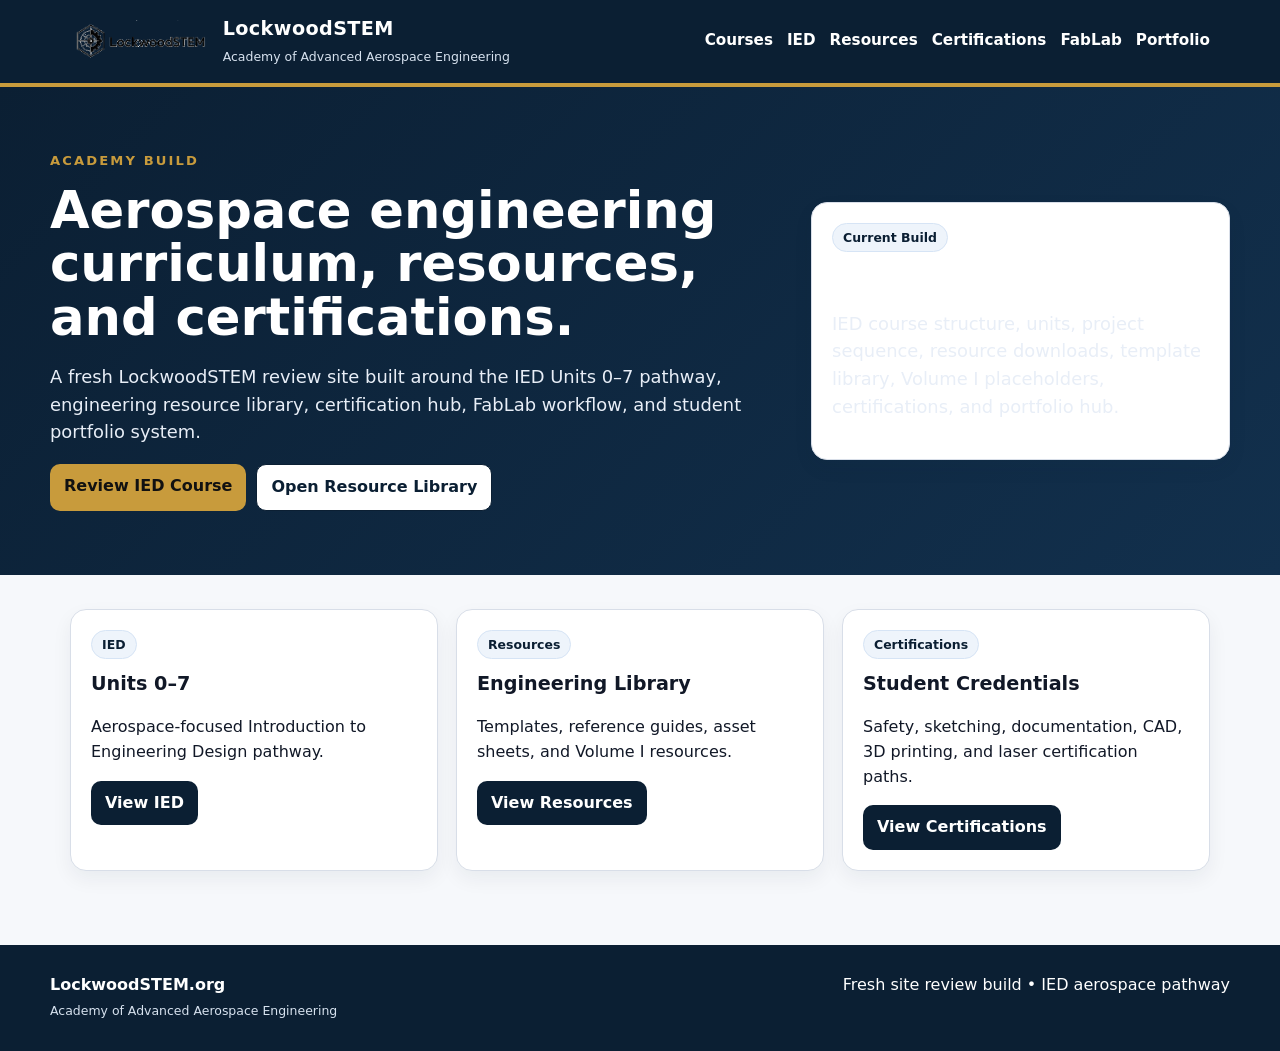
<file: index.html>
<!doctype html>
<html lang="en">
<head>
<meta charset="utf-8">
<meta name="viewport" content="width=device-width, initial-scale=1">
<title>Home | LockwoodSTEM</title>
<link rel="stylesheet" href="assets/css/styles.css">
<script defer src="assets/js/main.js"></script>
</head>
<body>
<header class="site-header">
  <div class="nav-wrap">
    <a class="logo" href="index.html">
      <img src="assets/img/LockwoodSTEM_ConceptA1_Black_Logo_Transparent.png" alt="LockwoodSTEM logo">
      <span class="logo-mark" style="display:none">LS</span>
      <span><span class="brand-title">LockwoodSTEM</span><br><span class="brand-sub">Academy of Advanced Aerospace Engineering</span></span>
    </a>
    <nav aria-label="Main navigation">
      <a href="courses.html">Courses</a>
      <a href="courses/ied/index.html">IED</a>
      <a href="resources/index.html">Resources</a>
      <a href="certifications/index.html">Certifications</a>
      <a href="fablab/index.html">FabLab</a>
      <a href="portfolio/index.html">Portfolio</a>
    </nav>
  </div>
</header>

<section class="hero"><div class="inner">
  <div>
    <div class="kicker">Academy Build</div>
    <h1>Aerospace engineering curriculum, resources, and certifications.</h1>
    <p>A fresh LockwoodSTEM review site built around the IED Units 0–7 pathway, engineering resource library, certification hub, FabLab workflow, and student portfolio system.</p>
    <div class="btns"><a class="btn gold" href="courses/ied/index.html">Review IED Course</a><a class="btn secondary" href="resources/index.html">Open Resource Library</a></div>
  </div>
  <div class="card">
    <span class="tag">Current Build</span>
    <h3>What is included</h3>
    <p class="muted">IED course structure, units, project sequence, resource downloads, template library, Volume I placeholders, certifications, and portfolio hub.</p>
  </div>
</div></section>
<main class="container">
  <div class="grid">
    <div class="card"><span class="tag">IED</span><h3>Units 0–7</h3><p>Aerospace-focused Introduction to Engineering Design pathway.</p><a class="btn" href="courses/ied/index.html">View IED</a></div>
    <div class="card"><span class="tag">Resources</span><h3>Engineering Library</h3><p>Templates, reference guides, asset sheets, and Volume I resources.</p><a class="btn" href="resources/index.html">View Resources</a></div>
    <div class="card"><span class="tag">Certifications</span><h3>Student Credentials</h3><p>Safety, sketching, documentation, CAD, 3D printing, and laser certification paths.</p><a class="btn" href="certifications/index.html">View Certifications</a></div>
  </div>
</main>

<footer class="footer">
  <div class="footer-inner">
    <div><strong>LockwoodSTEM.org</strong><br><span class="brand-sub">Academy of Advanced Aerospace Engineering</span></div>
    <div>Fresh site review build • IED aerospace pathway</div>
  </div>
</footer>
</body>
</html>
</file>
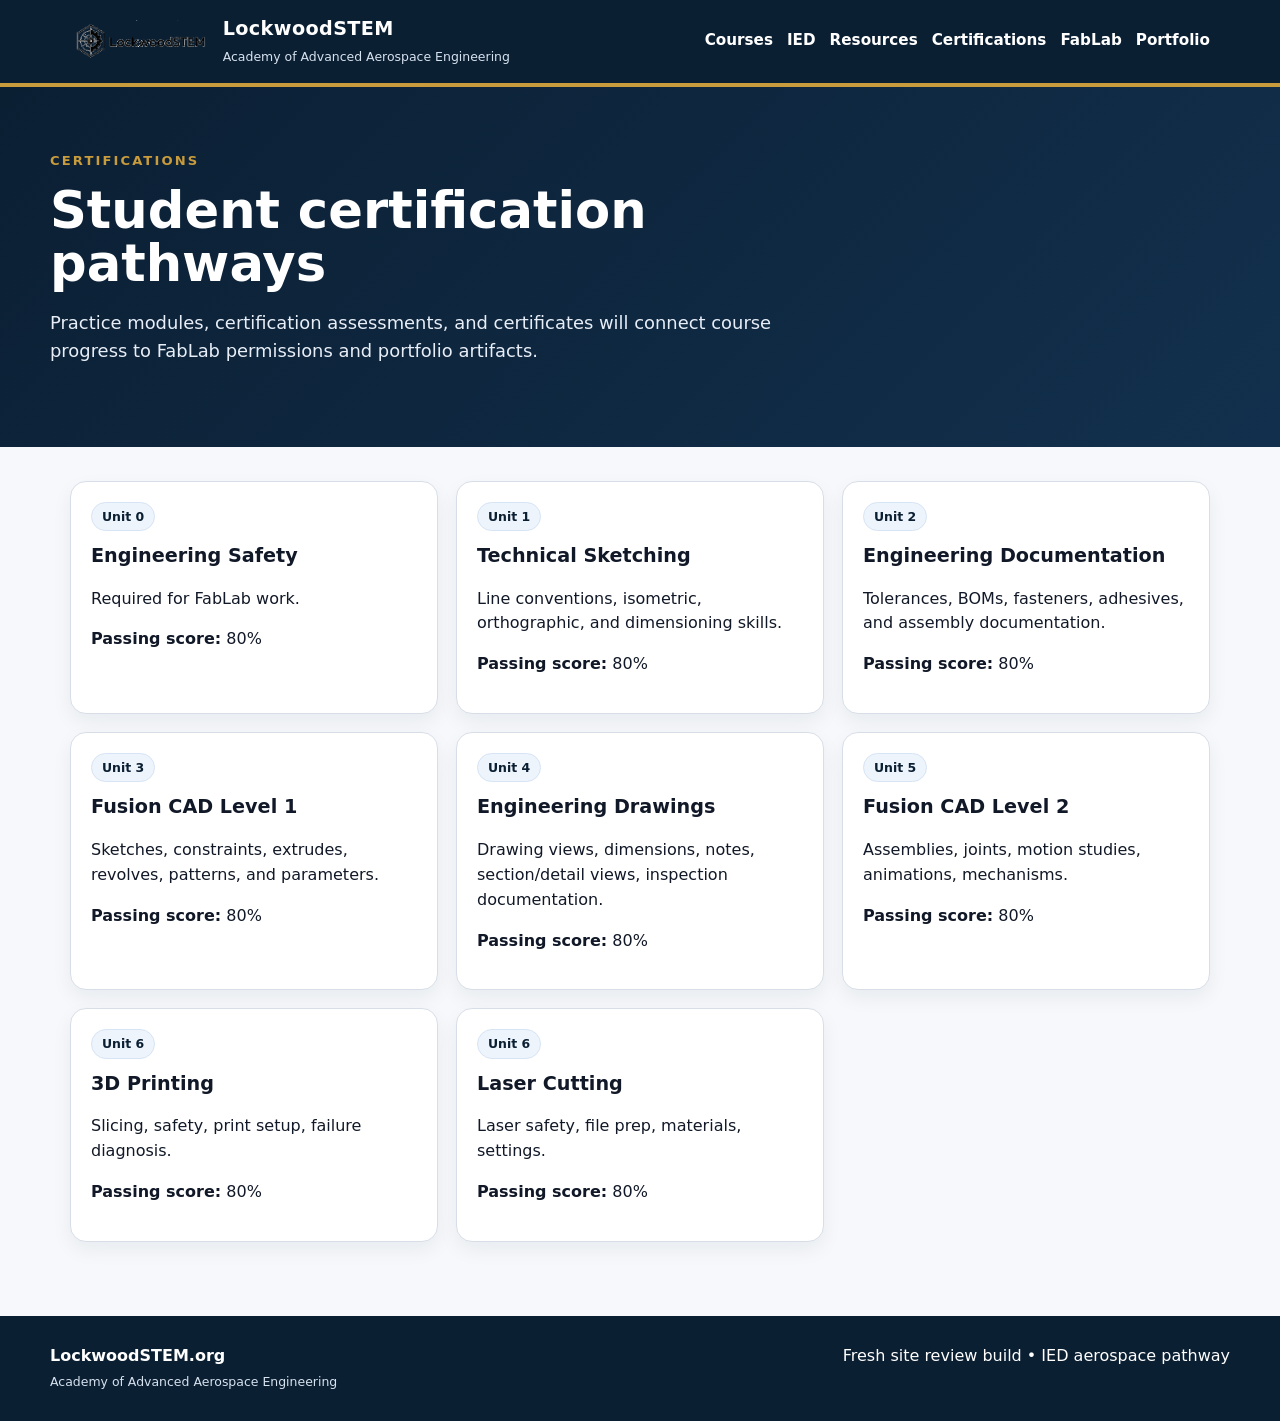
<file: certifications/index.html>
<!doctype html>
<html lang="en">
<head>
<meta charset="utf-8">
<meta name="viewport" content="width=device-width, initial-scale=1">
<title>Certifications | LockwoodSTEM</title>
<link rel="stylesheet" href="../assets/css/styles.css">
<script defer src="../assets/js/main.js"></script>
</head>
<body>
<header class="site-header">
  <div class="nav-wrap">
    <a class="logo" href="../index.html">
      <img src="../assets/img/LockwoodSTEM_ConceptA1_Black_Logo_Transparent.png" alt="LockwoodSTEM logo">
      <span class="logo-mark" style="display:none">LS</span>
      <span><span class="brand-title">LockwoodSTEM</span><br><span class="brand-sub">Academy of Advanced Aerospace Engineering</span></span>
    </a>
    <nav aria-label="Main navigation">
      <a href="../courses.html">Courses</a>
      <a href="../courses/ied/index.html">IED</a>
      <a href="../resources/index.html">Resources</a>
      <a href="../certifications/index.html">Certifications</a>
      <a href="../fablab/index.html">FabLab</a>
      <a href="../portfolio/index.html">Portfolio</a>
    </nav>
  </div>
</header>

<section class="hero"><div class="inner"><div><div class="kicker">Certifications</div><h1>Student certification pathways</h1><p>Practice modules, certification assessments, and certificates will connect course progress to FabLab permissions and portfolio artifacts.</p></div></div></section>
<main class="container"><div class="grid"><div class='card'><span class='tag'>Unit 0</span><h3>Engineering Safety</h3><p>Required for FabLab work.</p><p><strong>Passing score:</strong> 80%</p></div><div class='card'><span class='tag'>Unit 1</span><h3>Technical Sketching</h3><p>Line conventions, isometric, orthographic, and dimensioning skills.</p><p><strong>Passing score:</strong> 80%</p></div><div class='card'><span class='tag'>Unit 2</span><h3>Engineering Documentation</h3><p>Tolerances, BOMs, fasteners, adhesives, and assembly documentation.</p><p><strong>Passing score:</strong> 80%</p></div><div class='card'><span class='tag'>Unit 3</span><h3>Fusion CAD Level 1</h3><p>Sketches, constraints, extrudes, revolves, patterns, and parameters.</p><p><strong>Passing score:</strong> 80%</p></div><div class='card'><span class='tag'>Unit 4</span><h3>Engineering Drawings</h3><p>Drawing views, dimensions, notes, section/detail views, inspection documentation.</p><p><strong>Passing score:</strong> 80%</p></div><div class='card'><span class='tag'>Unit 5</span><h3>Fusion CAD Level 2</h3><p>Assemblies, joints, motion studies, animations, mechanisms.</p><p><strong>Passing score:</strong> 80%</p></div><div class='card'><span class='tag'>Unit 6</span><h3>3D Printing</h3><p>Slicing, safety, print setup, failure diagnosis.</p><p><strong>Passing score:</strong> 80%</p></div><div class='card'><span class='tag'>Unit 6</span><h3>Laser Cutting</h3><p>Laser safety, file prep, materials, settings.</p><p><strong>Passing score:</strong> 80%</p></div></div></main>

<footer class="footer">
  <div class="footer-inner">
    <div><strong>LockwoodSTEM.org</strong><br><span class="brand-sub">Academy of Advanced Aerospace Engineering</span></div>
    <div>Fresh site review build • IED aerospace pathway</div>
  </div>
</footer>
</body>
</html>
</file>
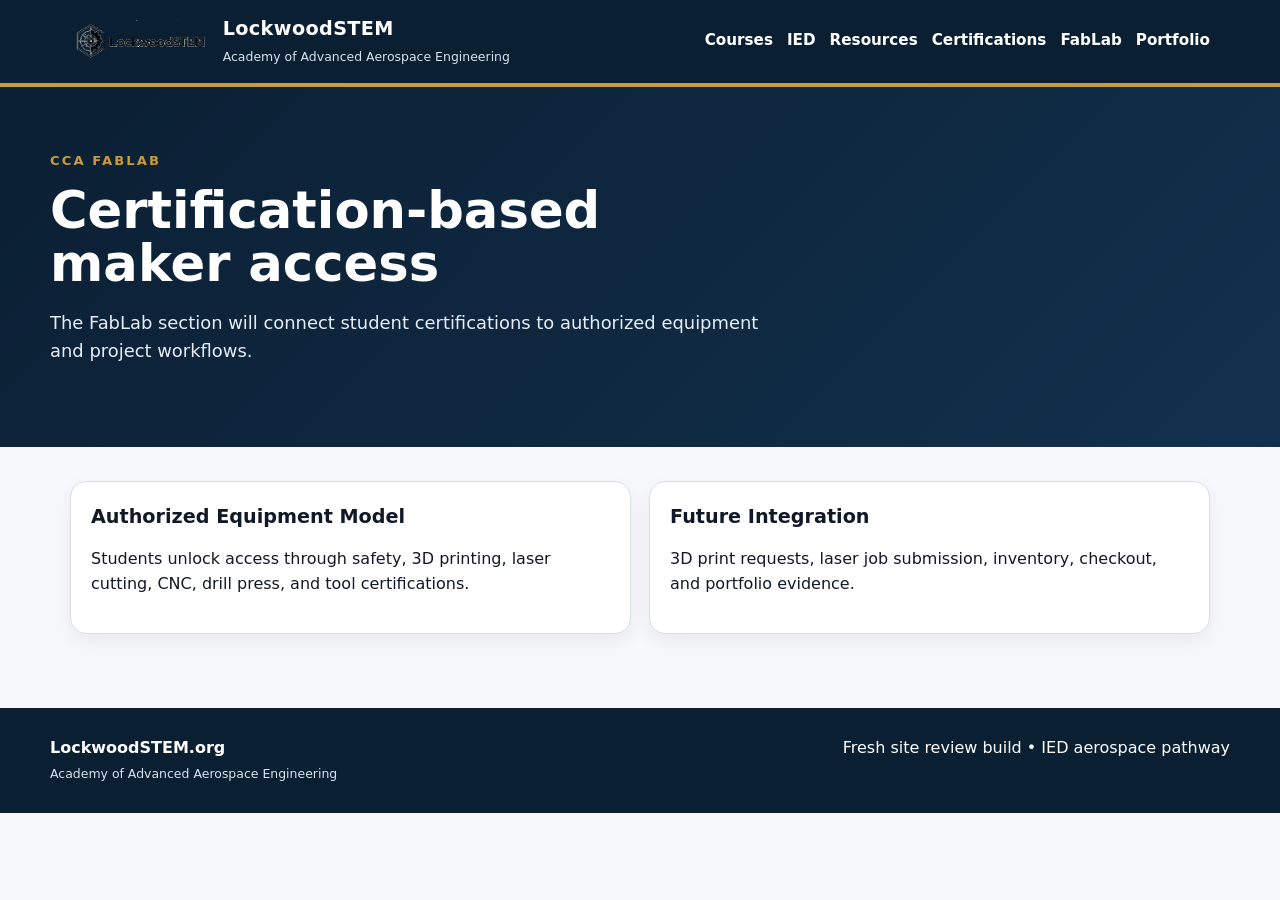
<file: fablab/index.html>
<!doctype html>
<html lang="en">
<head>
<meta charset="utf-8">
<meta name="viewport" content="width=device-width, initial-scale=1">
<title>FabLab | LockwoodSTEM</title>
<link rel="stylesheet" href="../assets/css/styles.css">
<script defer src="../assets/js/main.js"></script>
</head>
<body>
<header class="site-header">
  <div class="nav-wrap">
    <a class="logo" href="../index.html">
      <img src="../assets/img/LockwoodSTEM_ConceptA1_Black_Logo_Transparent.png" alt="LockwoodSTEM logo">
      <span class="logo-mark" style="display:none">LS</span>
      <span><span class="brand-title">LockwoodSTEM</span><br><span class="brand-sub">Academy of Advanced Aerospace Engineering</span></span>
    </a>
    <nav aria-label="Main navigation">
      <a href="../courses.html">Courses</a>
      <a href="../courses/ied/index.html">IED</a>
      <a href="../resources/index.html">Resources</a>
      <a href="../certifications/index.html">Certifications</a>
      <a href="../fablab/index.html">FabLab</a>
      <a href="../portfolio/index.html">Portfolio</a>
    </nav>
  </div>
</header>

<section class="hero"><div class="inner"><div><div class="kicker">CCA FabLab</div><h1>Certification-based maker access</h1><p>The FabLab section will connect student certifications to authorized equipment and project workflows.</p></div></div></section>
<main class="container">
<div class="grid two">
<div class="card"><h3>Authorized Equipment Model</h3><p>Students unlock access through safety, 3D printing, laser cutting, CNC, drill press, and tool certifications.</p></div>
<div class="card"><h3>Future Integration</h3><p>3D print requests, laser job submission, inventory, checkout, and portfolio evidence.</p></div>
</div>
</main>

<footer class="footer">
  <div class="footer-inner">
    <div><strong>LockwoodSTEM.org</strong><br><span class="brand-sub">Academy of Advanced Aerospace Engineering</span></div>
    <div>Fresh site review build • IED aerospace pathway</div>
  </div>
</footer>
</body>
</html>
</file>
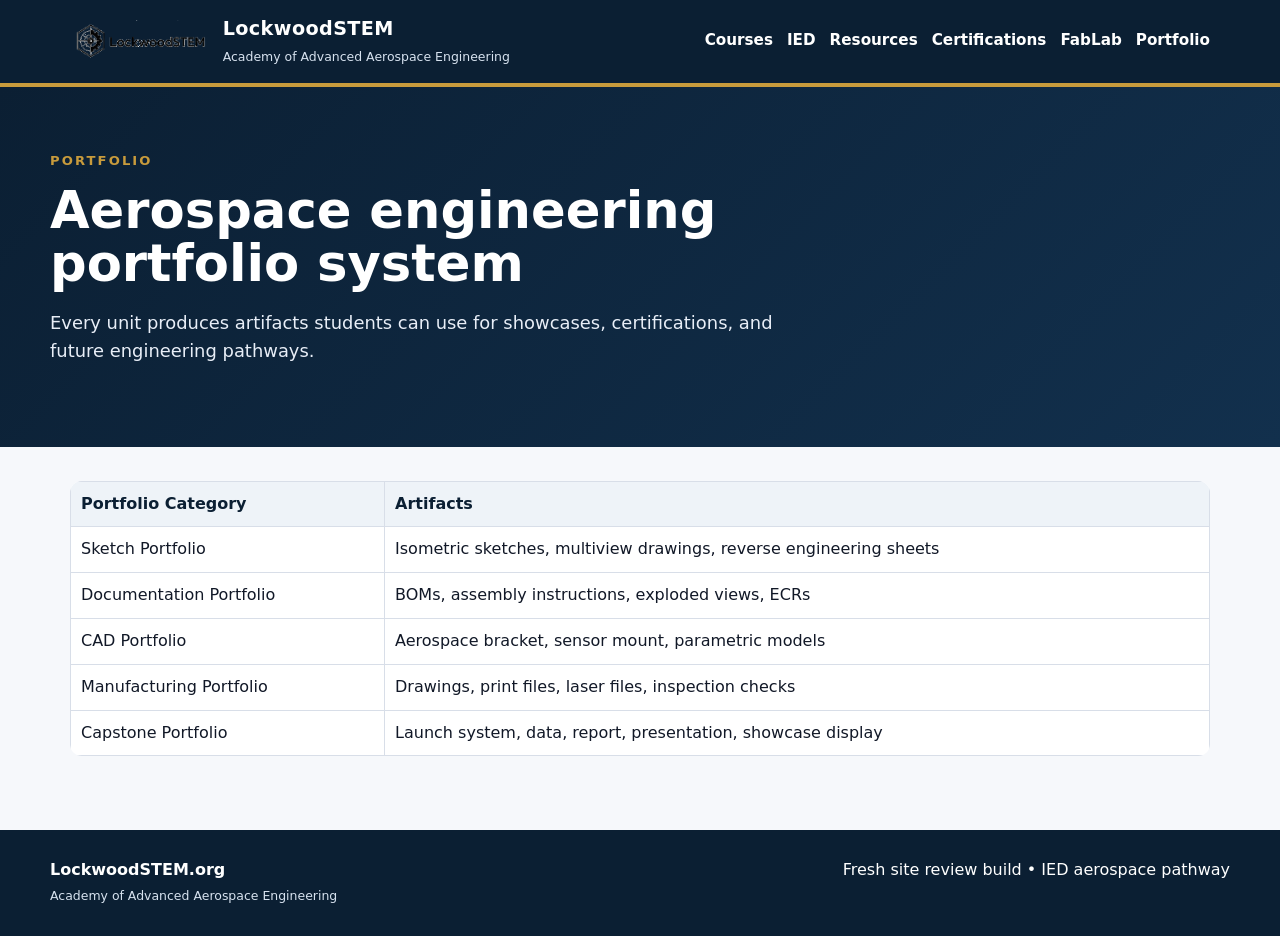
<file: portfolio/index.html>
<!doctype html>
<html lang="en">
<head>
<meta charset="utf-8">
<meta name="viewport" content="width=device-width, initial-scale=1">
<title>Portfolio | LockwoodSTEM</title>
<link rel="stylesheet" href="../assets/css/styles.css">
<script defer src="../assets/js/main.js"></script>
</head>
<body>
<header class="site-header">
  <div class="nav-wrap">
    <a class="logo" href="../index.html">
      <img src="../assets/img/LockwoodSTEM_ConceptA1_Black_Logo_Transparent.png" alt="LockwoodSTEM logo">
      <span class="logo-mark" style="display:none">LS</span>
      <span><span class="brand-title">LockwoodSTEM</span><br><span class="brand-sub">Academy of Advanced Aerospace Engineering</span></span>
    </a>
    <nav aria-label="Main navigation">
      <a href="../courses.html">Courses</a>
      <a href="../courses/ied/index.html">IED</a>
      <a href="../resources/index.html">Resources</a>
      <a href="../certifications/index.html">Certifications</a>
      <a href="../fablab/index.html">FabLab</a>
      <a href="../portfolio/index.html">Portfolio</a>
    </nav>
  </div>
</header>

<section class="hero"><div class="inner"><div><div class="kicker">Portfolio</div><h1>Aerospace engineering portfolio system</h1><p>Every unit produces artifacts students can use for showcases, certifications, and future engineering pathways.</p></div></div></section>
<main class="container">
<table class="table"><thead><tr><th>Portfolio Category</th><th>Artifacts</th></tr></thead><tbody>
<tr><td>Sketch Portfolio</td><td>Isometric sketches, multiview drawings, reverse engineering sheets</td></tr>
<tr><td>Documentation Portfolio</td><td>BOMs, assembly instructions, exploded views, ECRs</td></tr>
<tr><td>CAD Portfolio</td><td>Aerospace bracket, sensor mount, parametric models</td></tr>
<tr><td>Manufacturing Portfolio</td><td>Drawings, print files, laser files, inspection checks</td></tr>
<tr><td>Capstone Portfolio</td><td>Launch system, data, report, presentation, showcase display</td></tr>
</tbody></table>
</main>

<footer class="footer">
  <div class="footer-inner">
    <div><strong>LockwoodSTEM.org</strong><br><span class="brand-sub">Academy of Advanced Aerospace Engineering</span></div>
    <div>Fresh site review build • IED aerospace pathway</div>
  </div>
</footer>
</body>
</html>
</file>
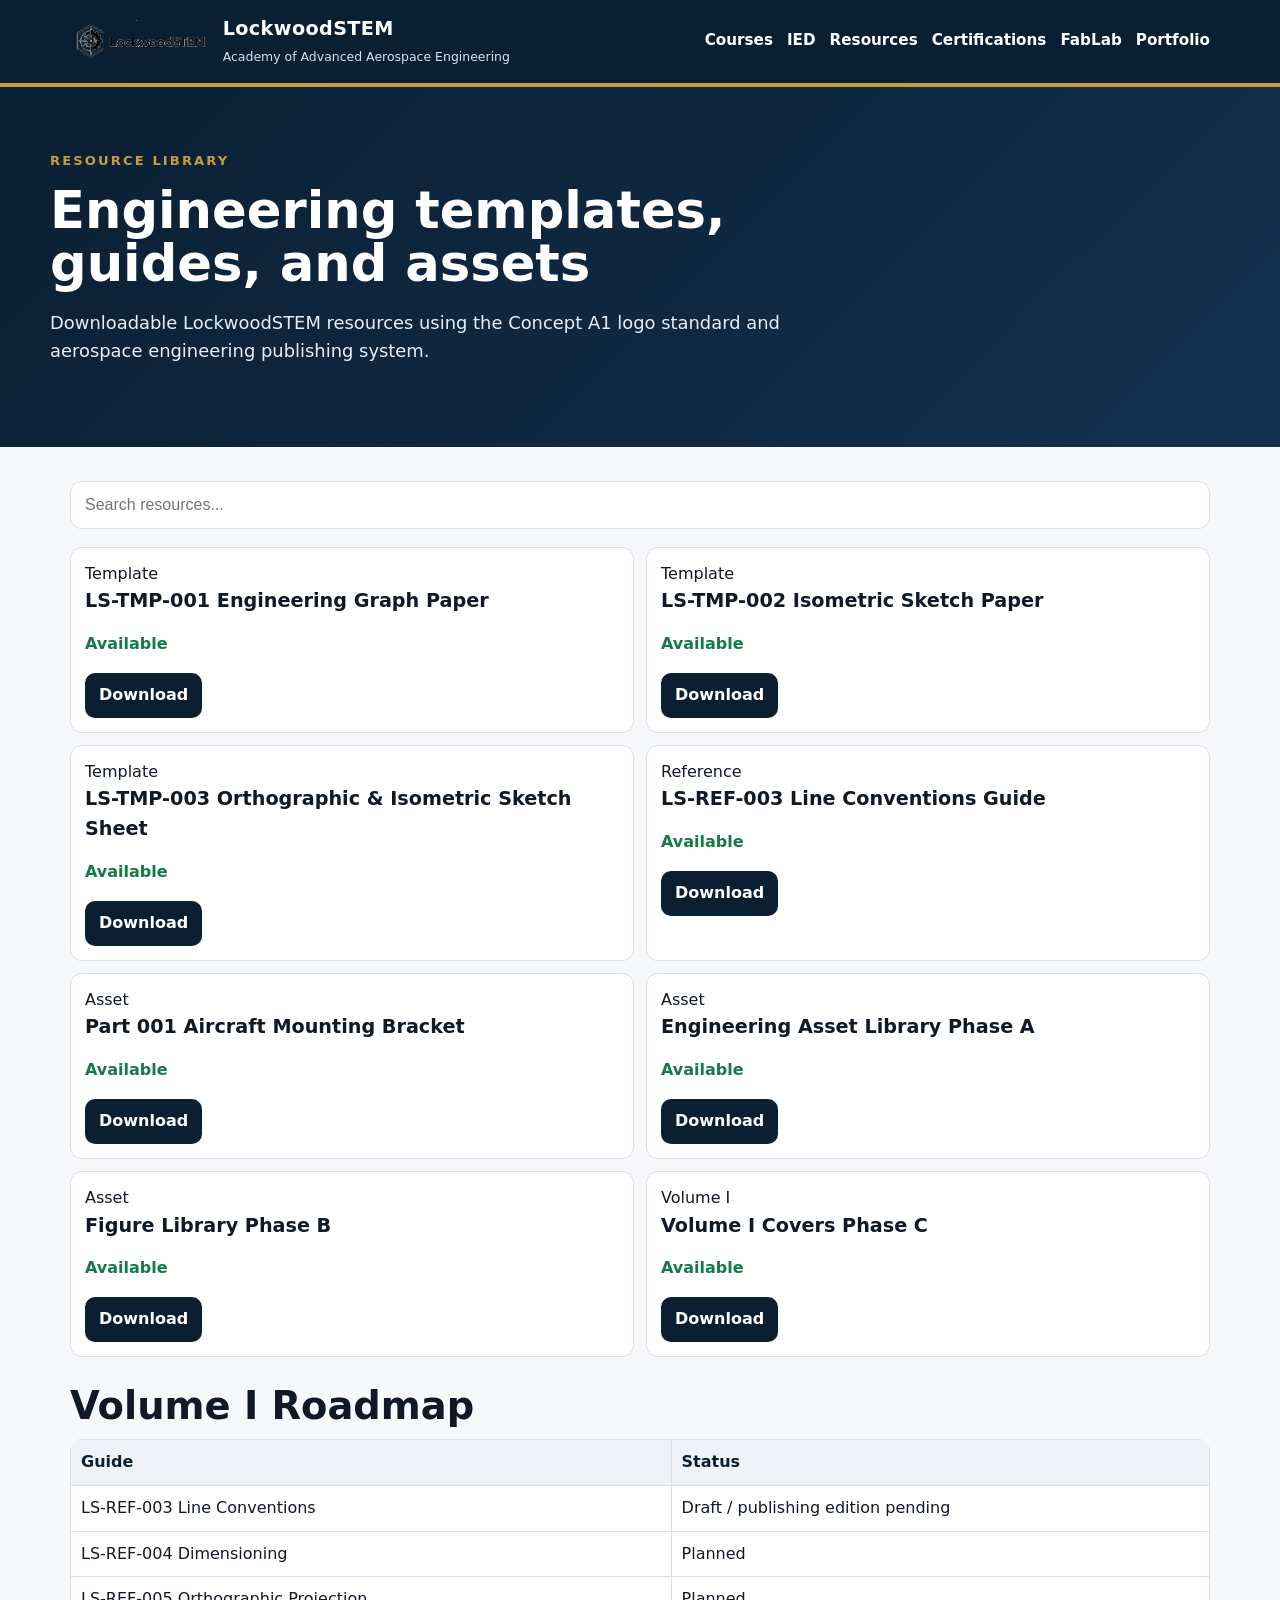
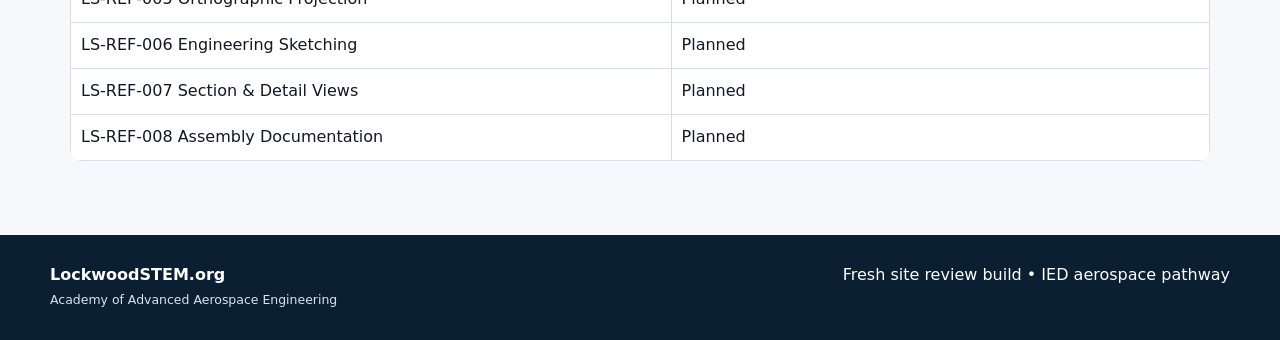
<file: resources/index.html>
<!doctype html>
<html lang="en">
<head>
<meta charset="utf-8">
<meta name="viewport" content="width=device-width, initial-scale=1">
<title>Resources | LockwoodSTEM</title>
<link rel="stylesheet" href="../assets/css/styles.css">
<script defer src="../assets/js/main.js"></script>
</head>
<body>
<header class="site-header">
  <div class="nav-wrap">
    <a class="logo" href="../index.html">
      <img src="../assets/img/LockwoodSTEM_ConceptA1_Black_Logo_Transparent.png" alt="LockwoodSTEM logo">
      <span class="logo-mark" style="display:none">LS</span>
      <span><span class="brand-title">LockwoodSTEM</span><br><span class="brand-sub">Academy of Advanced Aerospace Engineering</span></span>
    </a>
    <nav aria-label="Main navigation">
      <a href="../courses.html">Courses</a>
      <a href="../courses/ied/index.html">IED</a>
      <a href="../resources/index.html">Resources</a>
      <a href="../certifications/index.html">Certifications</a>
      <a href="../fablab/index.html">FabLab</a>
      <a href="../portfolio/index.html">Portfolio</a>
    </nav>
  </div>
</header>

<section class="hero"><div class="inner"><div><div class="kicker">Resource Library</div><h1>Engineering templates, guides, and assets</h1><p>Downloadable LockwoodSTEM resources using the Concept A1 logo standard and aerospace engineering publishing system.</p></div></div></section>
<main class="container">
<input id="resourceSearch" oninput="filterResources()" placeholder="Search resources..." style="width:100%;padding:14px;border:1px solid var(--line);border-radius:12px;margin-bottom:18px;font-size:1rem">
<div class="resource-list"><div class="resource" data-resource><span class="tag">Template</span><h3>LS-TMP-001 Engineering Graph Paper</h3><p class="status">Available</p><a class="btn" href="../downloads/templates/LS-TMP-001_Graph_Paper.pdf">Download</a></div><div class="resource" data-resource><span class="tag">Template</span><h3>LS-TMP-002 Isometric Sketch Paper</h3><p class="status">Available</p><a class="btn" href="../downloads/templates/LS-TMP-002_Isometric_Sketch_Paper.pdf">Download</a></div><div class="resource" data-resource><span class="tag">Template</span><h3>LS-TMP-003 Orthographic & Isometric Sketch Sheet</h3><p class="status">Available</p><a class="btn" href="../downloads/templates/LS-TMP-003_Orthographic_Isometric_Sketch_Sheet.pdf">Download</a></div><div class="resource" data-resource><span class="tag">Reference</span><h3>LS-REF-003 Line Conventions Guide</h3><p class="status">Available</p><a class="btn" href="../downloads/references/LS-REF-003_Line_Conventions_Guide.pdf">Download</a></div><div class="resource" data-resource><span class="tag">Asset</span><h3>Part 001 Aircraft Mounting Bracket</h3><p class="status">Available</p><a class="btn" href="../downloads/assets/Part001_Aircraft_Mounting_Bracket.png">Download</a></div><div class="resource" data-resource><span class="tag">Asset</span><h3>Engineering Asset Library Phase A</h3><p class="status">Available</p><a class="btn" href="../downloads/assets/Engineering_Asset_Library_PhaseA.png">Download</a></div><div class="resource" data-resource><span class="tag">Asset</span><h3>Figure Library Phase B</h3><p class="status">Available</p><a class="btn" href="../downloads/assets/Figure_Library_PhaseB.png">Download</a></div><div class="resource" data-resource><span class="tag">Volume I</span><h3>Volume I Covers Phase C</h3><p class="status">Available</p><a class="btn" href="../downloads/assets/VolumeI_Covers_PhaseC.png">Download</a></div></div>
<h2 style="margin-top:28px">Volume I Roadmap</h2>
<table class="table"><tr><th>Guide</th><th>Status</th></tr>
<tr><td>LS-REF-003 Line Conventions</td><td>Draft / publishing edition pending</td></tr>
<tr><td>LS-REF-004 Dimensioning</td><td>Planned</td></tr>
<tr><td>LS-REF-005 Orthographic Projection</td><td>Planned</td></tr>
<tr><td>LS-REF-006 Engineering Sketching</td><td>Planned</td></tr>
<tr><td>LS-REF-007 Section & Detail Views</td><td>Planned</td></tr>
<tr><td>LS-REF-008 Assembly Documentation</td><td>Planned</td></tr>
</table>
</main>

<footer class="footer">
  <div class="footer-inner">
    <div><strong>LockwoodSTEM.org</strong><br><span class="brand-sub">Academy of Advanced Aerospace Engineering</span></div>
    <div>Fresh site review build • IED aerospace pathway</div>
  </div>
</footer>
</body>
</html>
</file>
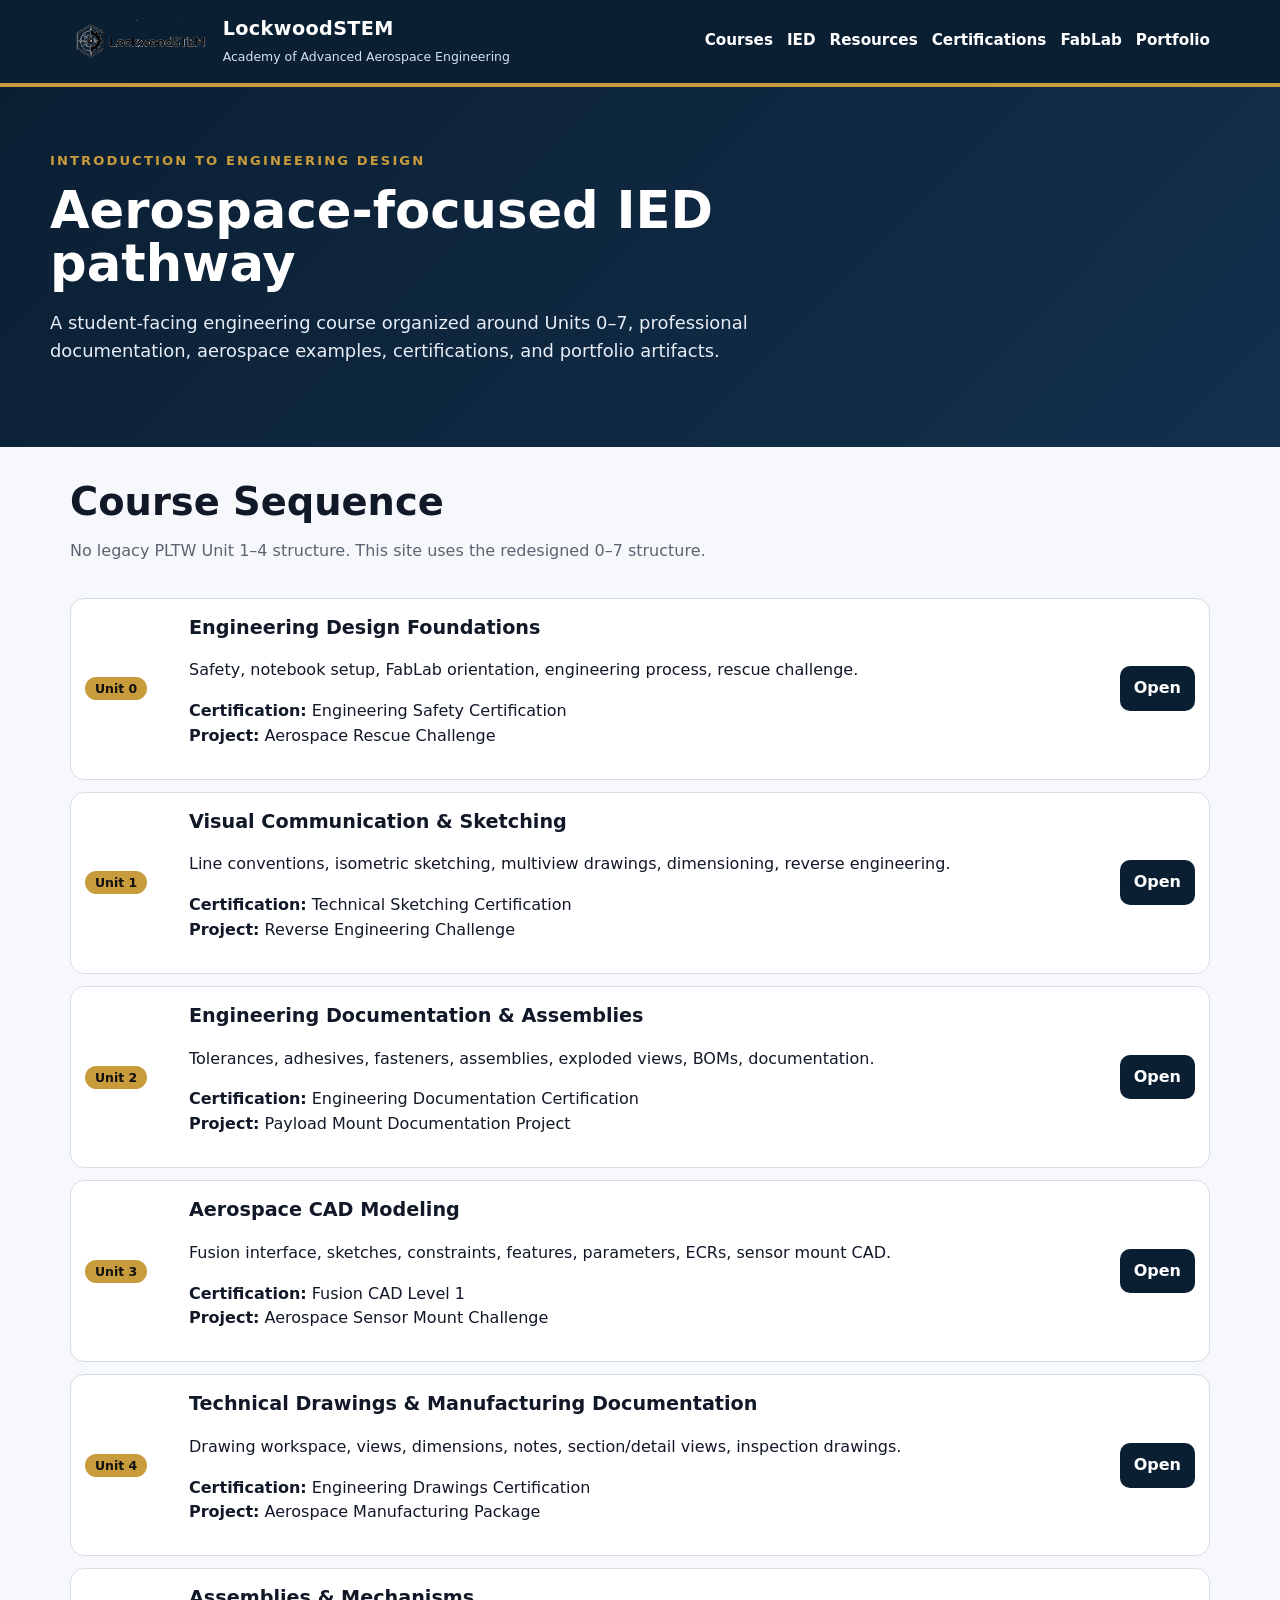
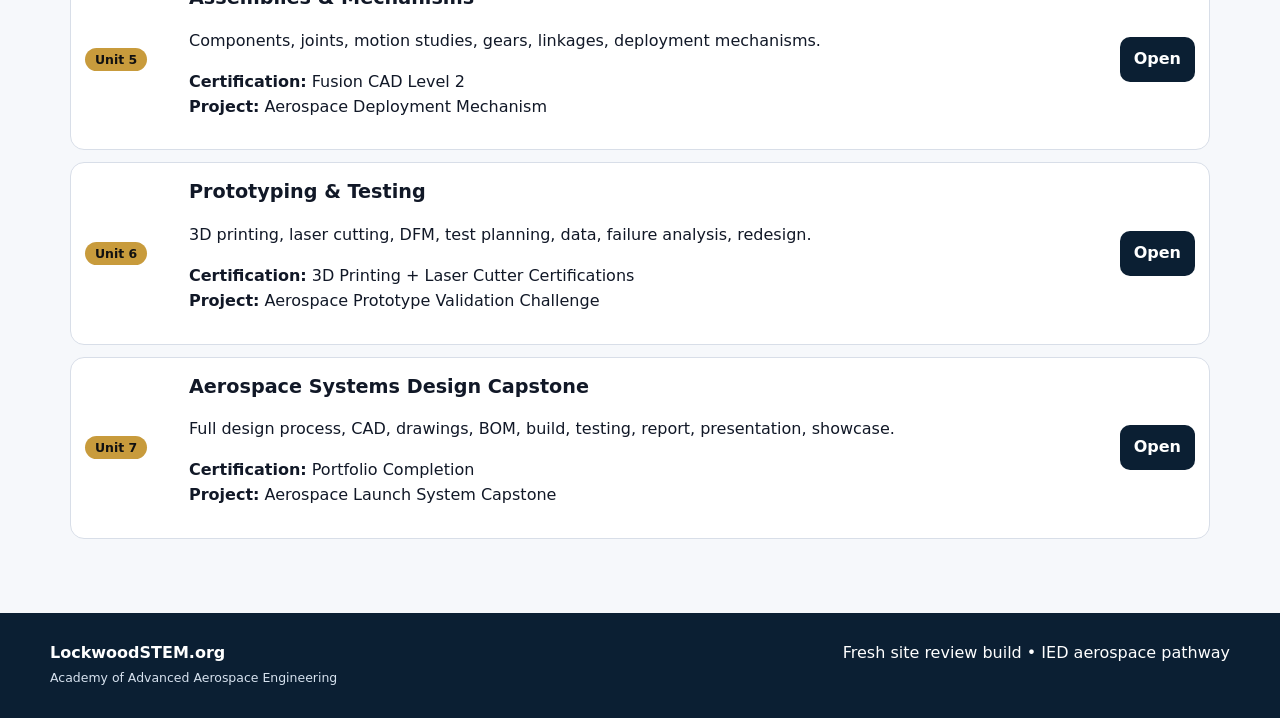
<file: courses/ied/index.html>
<!doctype html>
<html lang="en">
<head>
<meta charset="utf-8">
<meta name="viewport" content="width=device-width, initial-scale=1">
<title>IED | LockwoodSTEM</title>
<link rel="stylesheet" href="../../assets/css/styles.css">
<script defer src="../../assets/js/main.js"></script>
</head>
<body>
<header class="site-header">
  <div class="nav-wrap">
    <a class="logo" href="../../index.html">
      <img src="../../assets/img/LockwoodSTEM_ConceptA1_Black_Logo_Transparent.png" alt="LockwoodSTEM logo">
      <span class="logo-mark" style="display:none">LS</span>
      <span><span class="brand-title">LockwoodSTEM</span><br><span class="brand-sub">Academy of Advanced Aerospace Engineering</span></span>
    </a>
    <nav aria-label="Main navigation">
      <a href="../../courses.html">Courses</a>
      <a href="../../courses/ied/index.html">IED</a>
      <a href="../../resources/index.html">Resources</a>
      <a href="../../certifications/index.html">Certifications</a>
      <a href="../../fablab/index.html">FabLab</a>
      <a href="../../portfolio/index.html">Portfolio</a>
    </nav>
  </div>
</header>

<section class="hero"><div class="inner"><div><div class="kicker">Introduction to Engineering Design</div><h1>Aerospace-focused IED pathway</h1><p>A student-facing engineering course organized around Units 0–7, professional documentation, aerospace examples, certifications, and portfolio artifacts.</p></div></div></section>
<main class="container">
<div class="section-title"><div><h2>Course Sequence</h2><p class="muted">No legacy PLTW Unit 1–4 structure. This site uses the redesigned 0–7 structure.</p></div></div>
<div class="unit-list"><div class="unit-row"><div><span class="badge">Unit 0</span></div><div><h3>Engineering Design Foundations</h3><p>Safety, notebook setup, FabLab orientation, engineering process, rescue challenge.</p><p><strong>Certification:</strong> Engineering Safety Certification<br><strong>Project:</strong> Aerospace Rescue Challenge</p></div><a class="btn" href="units/unit-0.html">Open</a></div>
<div class="unit-row"><div><span class="badge">Unit 1</span></div><div><h3>Visual Communication & Sketching</h3><p>Line conventions, isometric sketching, multiview drawings, dimensioning, reverse engineering.</p><p><strong>Certification:</strong> Technical Sketching Certification<br><strong>Project:</strong> Reverse Engineering Challenge</p></div><a class="btn" href="units/unit-1.html">Open</a></div>
<div class="unit-row"><div><span class="badge">Unit 2</span></div><div><h3>Engineering Documentation & Assemblies</h3><p>Tolerances, adhesives, fasteners, assemblies, exploded views, BOMs, documentation.</p><p><strong>Certification:</strong> Engineering Documentation Certification<br><strong>Project:</strong> Payload Mount Documentation Project</p></div><a class="btn" href="units/unit-2.html">Open</a></div>
<div class="unit-row"><div><span class="badge">Unit 3</span></div><div><h3>Aerospace CAD Modeling</h3><p>Fusion interface, sketches, constraints, features, parameters, ECRs, sensor mount CAD.</p><p><strong>Certification:</strong> Fusion CAD Level 1<br><strong>Project:</strong> Aerospace Sensor Mount Challenge</p></div><a class="btn" href="units/unit-3.html">Open</a></div>
<div class="unit-row"><div><span class="badge">Unit 4</span></div><div><h3>Technical Drawings & Manufacturing Documentation</h3><p>Drawing workspace, views, dimensions, notes, section/detail views, inspection drawings.</p><p><strong>Certification:</strong> Engineering Drawings Certification<br><strong>Project:</strong> Aerospace Manufacturing Package</p></div><a class="btn" href="units/unit-4.html">Open</a></div>
<div class="unit-row"><div><span class="badge">Unit 5</span></div><div><h3>Assemblies & Mechanisms</h3><p>Components, joints, motion studies, gears, linkages, deployment mechanisms.</p><p><strong>Certification:</strong> Fusion CAD Level 2<br><strong>Project:</strong> Aerospace Deployment Mechanism</p></div><a class="btn" href="units/unit-5.html">Open</a></div>
<div class="unit-row"><div><span class="badge">Unit 6</span></div><div><h3>Prototyping & Testing</h3><p>3D printing, laser cutting, DFM, test planning, data, failure analysis, redesign.</p><p><strong>Certification:</strong> 3D Printing + Laser Cutter Certifications<br><strong>Project:</strong> Aerospace Prototype Validation Challenge</p></div><a class="btn" href="units/unit-6.html">Open</a></div>
<div class="unit-row"><div><span class="badge">Unit 7</span></div><div><h3>Aerospace Systems Design Capstone</h3><p>Full design process, CAD, drawings, BOM, build, testing, report, presentation, showcase.</p><p><strong>Certification:</strong> Portfolio Completion<br><strong>Project:</strong> Aerospace Launch System Capstone</p></div><a class="btn" href="units/unit-7.html">Open</a></div></div>
</main>

<footer class="footer">
  <div class="footer-inner">
    <div><strong>LockwoodSTEM.org</strong><br><span class="brand-sub">Academy of Advanced Aerospace Engineering</span></div>
    <div>Fresh site review build • IED aerospace pathway</div>
  </div>
</footer>
</body>
</html>
</file>
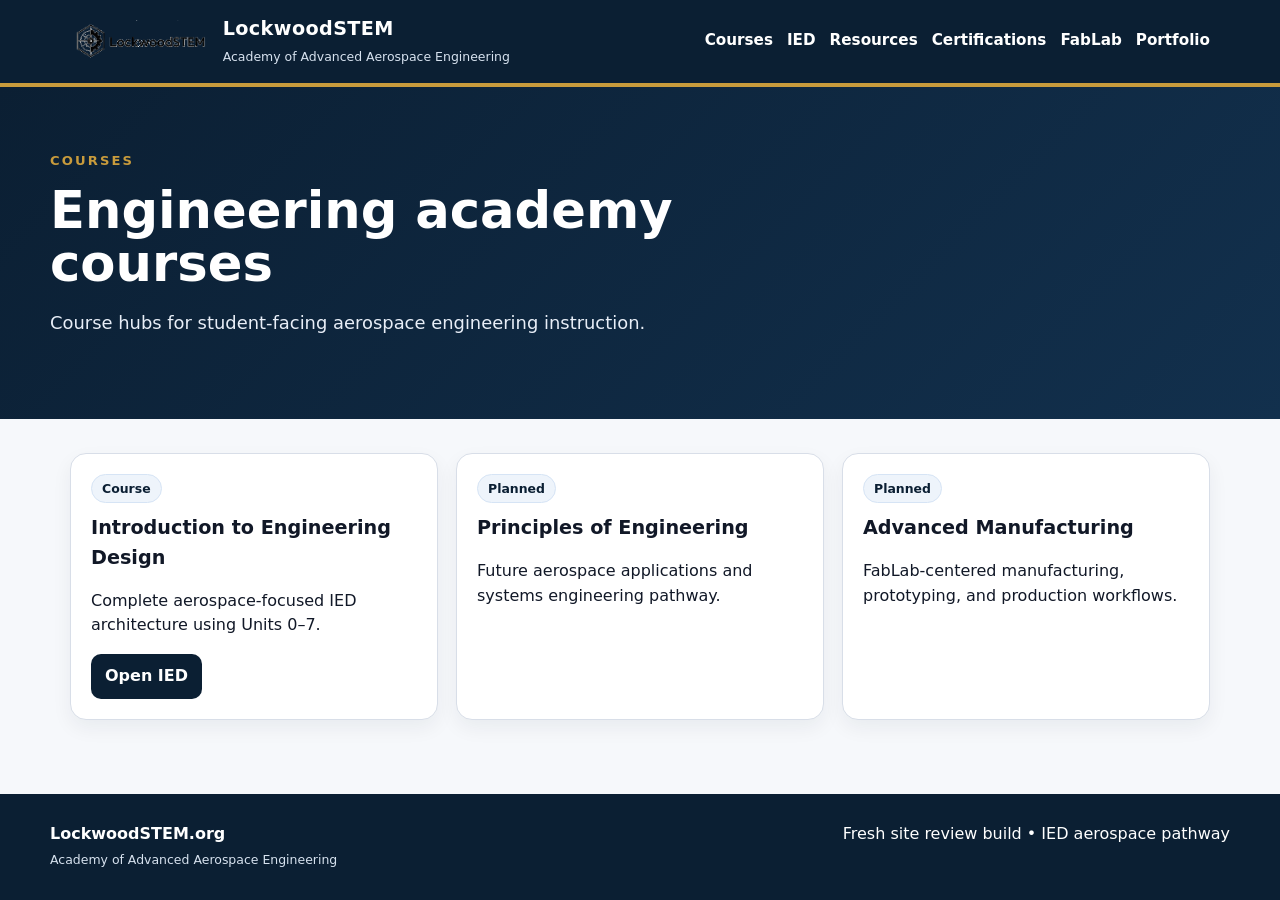
<file: courses.html>
<!doctype html>
<html lang="en">
<head>
<meta charset="utf-8">
<meta name="viewport" content="width=device-width, initial-scale=1">
<title>Courses | LockwoodSTEM</title>
<link rel="stylesheet" href="assets/css/styles.css">
<script defer src="assets/js/main.js"></script>
</head>
<body>
<header class="site-header">
  <div class="nav-wrap">
    <a class="logo" href="index.html">
      <img src="assets/img/LockwoodSTEM_ConceptA1_Black_Logo_Transparent.png" alt="LockwoodSTEM logo">
      <span class="logo-mark" style="display:none">LS</span>
      <span><span class="brand-title">LockwoodSTEM</span><br><span class="brand-sub">Academy of Advanced Aerospace Engineering</span></span>
    </a>
    <nav aria-label="Main navigation">
      <a href="courses.html">Courses</a>
      <a href="courses/ied/index.html">IED</a>
      <a href="resources/index.html">Resources</a>
      <a href="certifications/index.html">Certifications</a>
      <a href="fablab/index.html">FabLab</a>
      <a href="portfolio/index.html">Portfolio</a>
    </nav>
  </div>
</header>

<section class="hero"><div class="inner"><div><div class="kicker">Courses</div><h1>Engineering academy courses</h1><p>Course hubs for student-facing aerospace engineering instruction.</p></div></div></section>
<main class="container">
<div class="grid">
 <div class="card"><span class="tag">Course</span><h3>Introduction to Engineering Design</h3><p>Complete aerospace-focused IED architecture using Units 0–7.</p><a class="btn" href="courses/ied/index.html">Open IED</a></div>
 <div class="card"><span class="tag">Planned</span><h3>Principles of Engineering</h3><p>Future aerospace applications and systems engineering pathway.</p></div>
 <div class="card"><span class="tag">Planned</span><h3>Advanced Manufacturing</h3><p>FabLab-centered manufacturing, prototyping, and production workflows.</p></div>
</div>
</main>

<footer class="footer">
  <div class="footer-inner">
    <div><strong>LockwoodSTEM.org</strong><br><span class="brand-sub">Academy of Advanced Aerospace Engineering</span></div>
    <div>Fresh site review build • IED aerospace pathway</div>
  </div>
</footer>
</body>
</html>
</file>
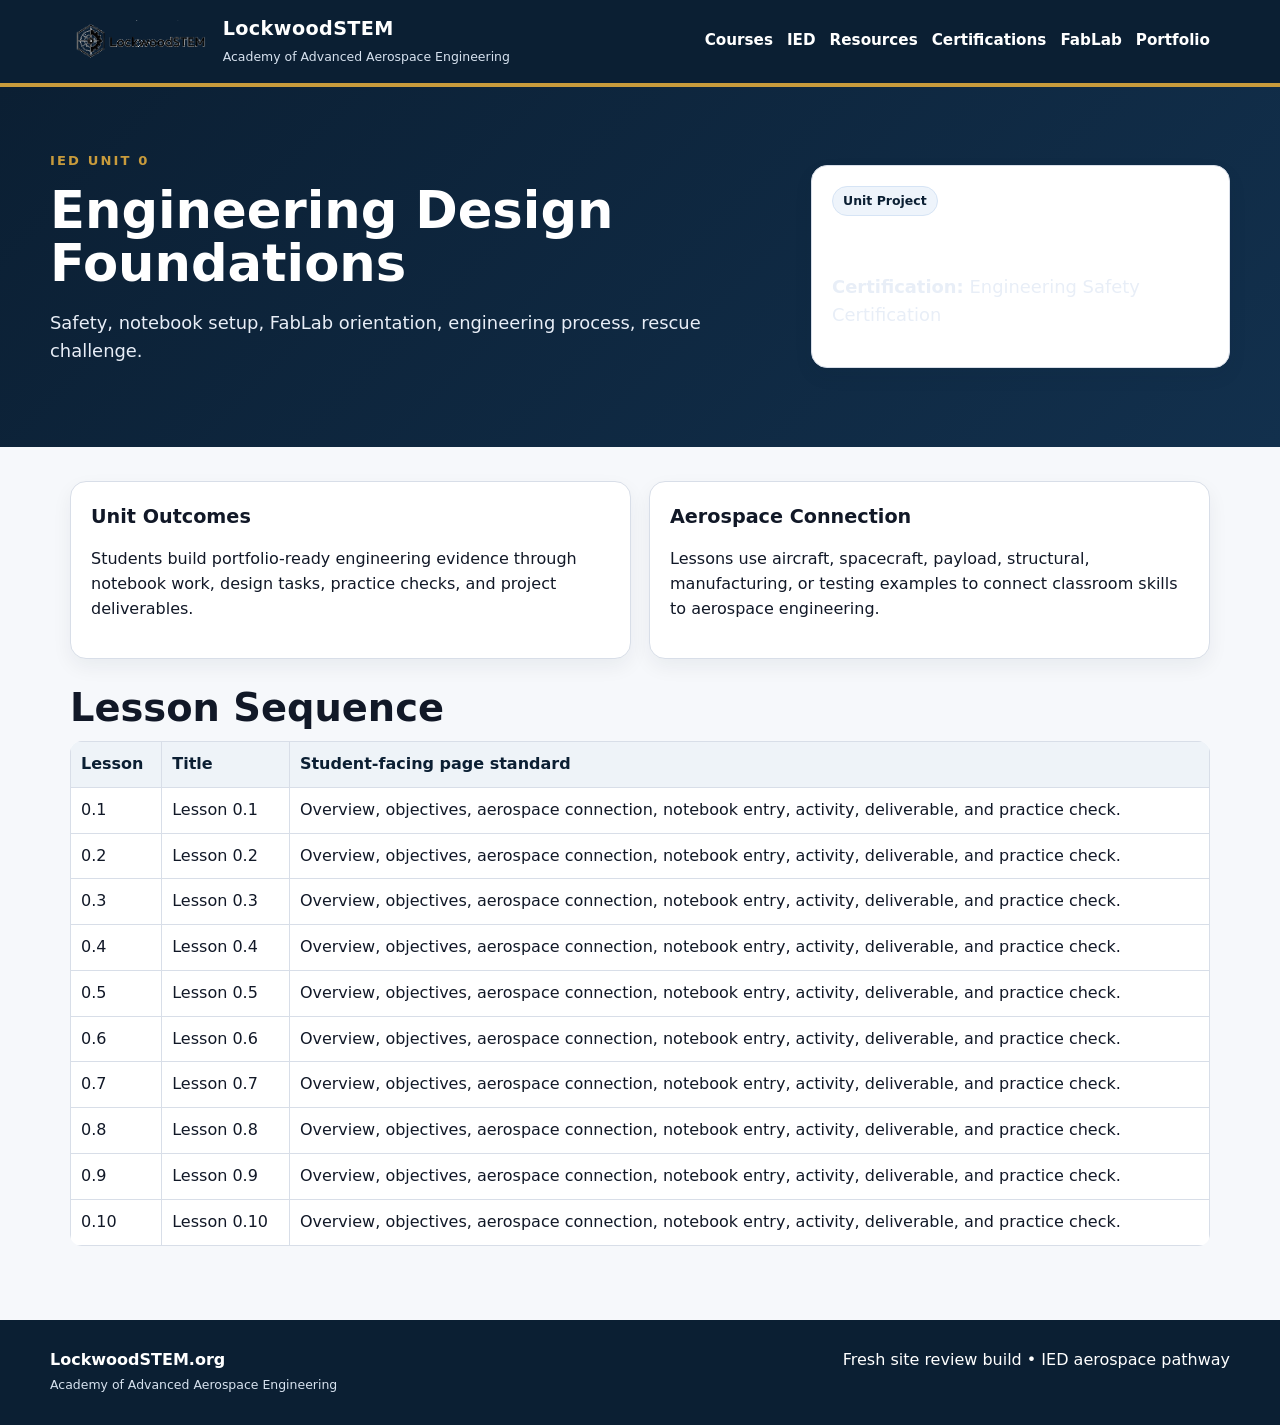
<file: courses/ied/units/unit-0.html>
<!doctype html>
<html lang="en">
<head>
<meta charset="utf-8">
<meta name="viewport" content="width=device-width, initial-scale=1">
<title>IED Unit 0 | LockwoodSTEM</title>
<link rel="stylesheet" href="../../../assets/css/styles.css">
<script defer src="../../../assets/js/main.js"></script>
</head>
<body>
<header class="site-header">
  <div class="nav-wrap">
    <a class="logo" href="../../../index.html">
      <img src="../../../assets/img/LockwoodSTEM_ConceptA1_Black_Logo_Transparent.png" alt="LockwoodSTEM logo">
      <span class="logo-mark" style="display:none">LS</span>
      <span><span class="brand-title">LockwoodSTEM</span><br><span class="brand-sub">Academy of Advanced Aerospace Engineering</span></span>
    </a>
    <nav aria-label="Main navigation">
      <a href="../../../courses.html">Courses</a>
      <a href="../../../courses/ied/index.html">IED</a>
      <a href="../../../resources/index.html">Resources</a>
      <a href="../../../certifications/index.html">Certifications</a>
      <a href="../../../fablab/index.html">FabLab</a>
      <a href="../../../portfolio/index.html">Portfolio</a>
    </nav>
  </div>
</header>

<section class="hero"><div class="inner"><div><div class="kicker">IED Unit 0</div><h1>Engineering Design Foundations</h1><p>Safety, notebook setup, FabLab orientation, engineering process, rescue challenge.</p></div><div class="card"><span class="tag">Unit Project</span><h3>Aerospace Rescue Challenge</h3><p><strong>Certification:</strong> Engineering Safety Certification</p></div></div></section>
<main class="container">
<div class="grid two">
 <div class="card"><h3>Unit Outcomes</h3><p>Students build portfolio-ready engineering evidence through notebook work, design tasks, practice checks, and project deliverables.</p></div>
 <div class="card"><h3>Aerospace Connection</h3><p>Lessons use aircraft, spacecraft, payload, structural, manufacturing, or testing examples to connect classroom skills to aerospace engineering.</p></div>
</div>
<h2 style="margin-top:28px">Lesson Sequence</h2>
<table class="table"><thead><tr><th>Lesson</th><th>Title</th><th>Student-facing page standard</th></tr></thead><tbody><tr><td>0.1</td><td>Lesson 0.1</td><td>Overview, objectives, aerospace connection, notebook entry, activity, deliverable, and practice check.</td></tr><tr><td>0.2</td><td>Lesson 0.2</td><td>Overview, objectives, aerospace connection, notebook entry, activity, deliverable, and practice check.</td></tr><tr><td>0.3</td><td>Lesson 0.3</td><td>Overview, objectives, aerospace connection, notebook entry, activity, deliverable, and practice check.</td></tr><tr><td>0.4</td><td>Lesson 0.4</td><td>Overview, objectives, aerospace connection, notebook entry, activity, deliverable, and practice check.</td></tr><tr><td>0.5</td><td>Lesson 0.5</td><td>Overview, objectives, aerospace connection, notebook entry, activity, deliverable, and practice check.</td></tr><tr><td>0.6</td><td>Lesson 0.6</td><td>Overview, objectives, aerospace connection, notebook entry, activity, deliverable, and practice check.</td></tr><tr><td>0.7</td><td>Lesson 0.7</td><td>Overview, objectives, aerospace connection, notebook entry, activity, deliverable, and practice check.</td></tr><tr><td>0.8</td><td>Lesson 0.8</td><td>Overview, objectives, aerospace connection, notebook entry, activity, deliverable, and practice check.</td></tr><tr><td>0.9</td><td>Lesson 0.9</td><td>Overview, objectives, aerospace connection, notebook entry, activity, deliverable, and practice check.</td></tr><tr><td>0.10</td><td>Lesson 0.10</td><td>Overview, objectives, aerospace connection, notebook entry, activity, deliverable, and practice check.</td></tr></tbody></table>
</main>

<footer class="footer">
  <div class="footer-inner">
    <div><strong>LockwoodSTEM.org</strong><br><span class="brand-sub">Academy of Advanced Aerospace Engineering</span></div>
    <div>Fresh site review build • IED aerospace pathway</div>
  </div>
</footer>
</body>
</html>
</file>
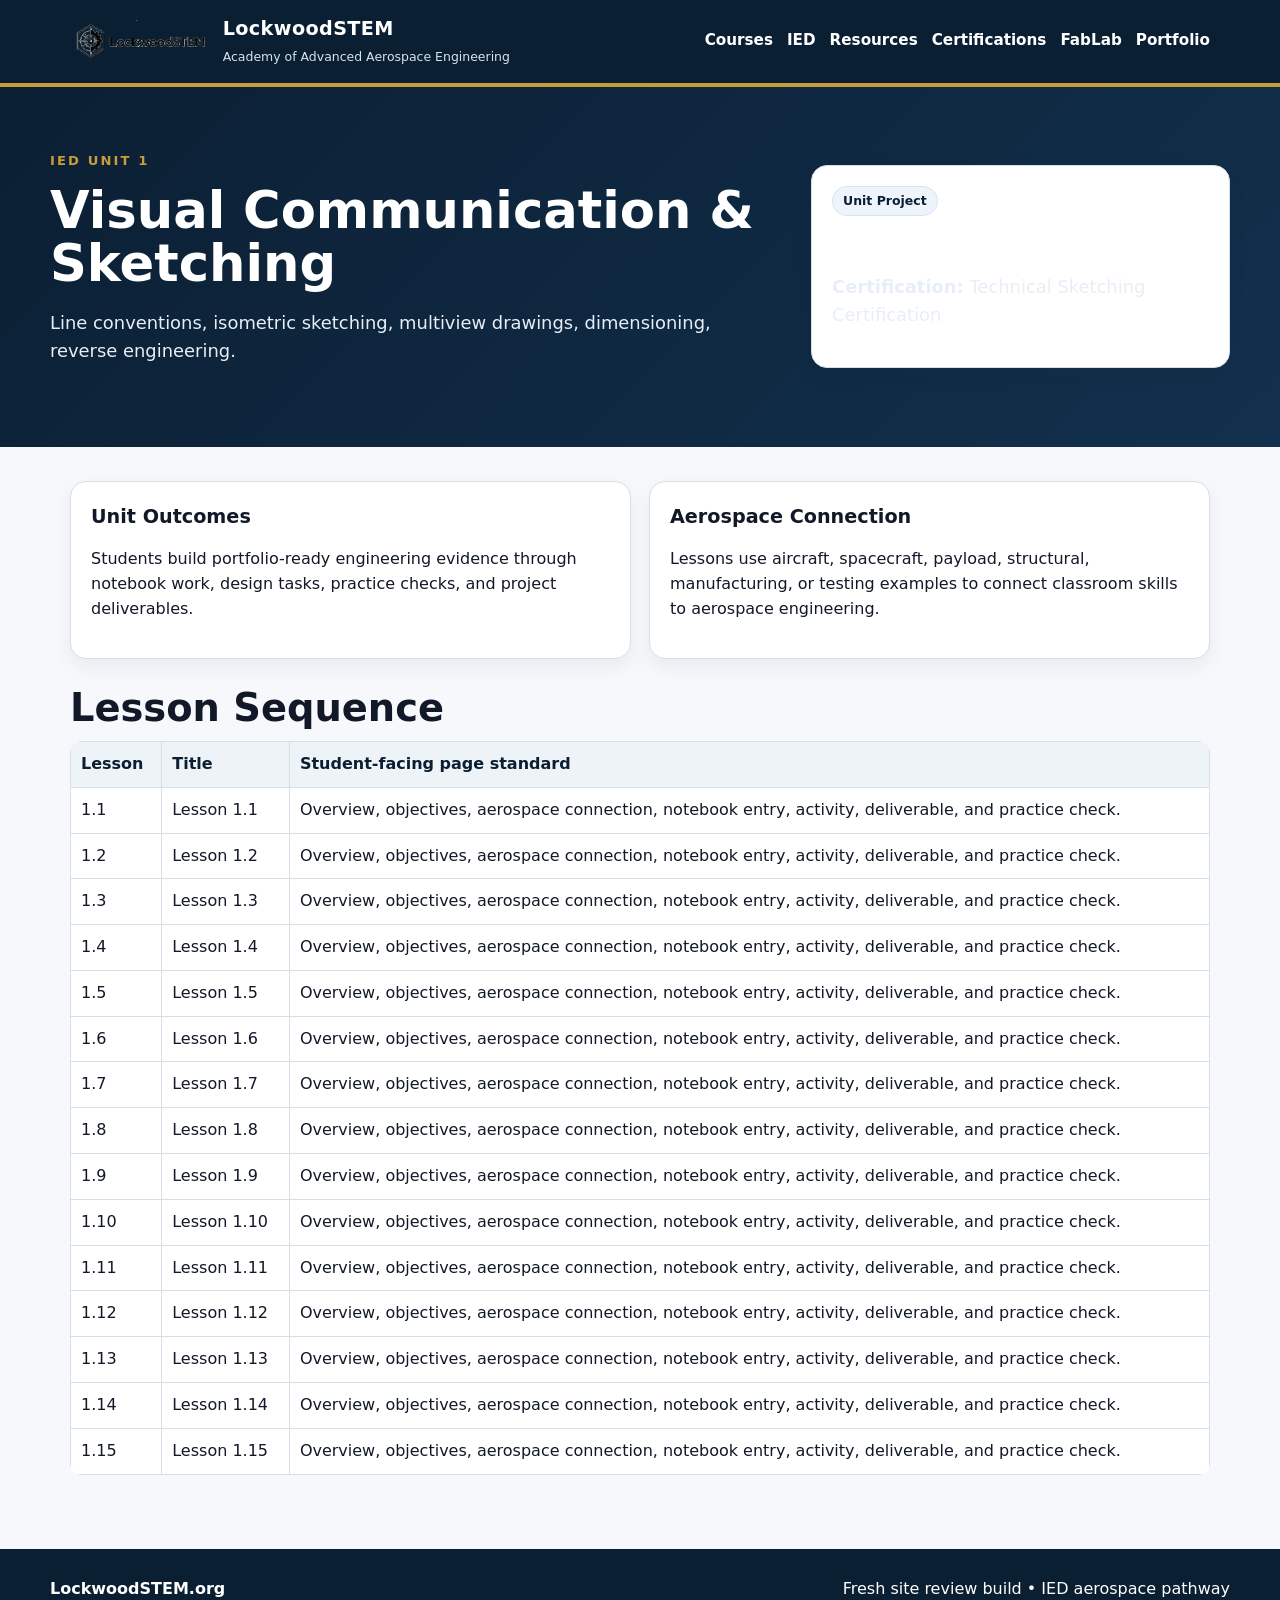
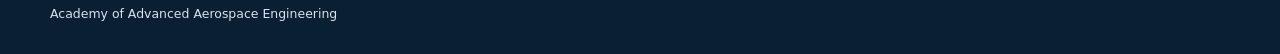
<file: courses/ied/units/unit-1.html>
<!doctype html>
<html lang="en">
<head>
<meta charset="utf-8">
<meta name="viewport" content="width=device-width, initial-scale=1">
<title>IED Unit 1 | LockwoodSTEM</title>
<link rel="stylesheet" href="../../../assets/css/styles.css">
<script defer src="../../../assets/js/main.js"></script>
</head>
<body>
<header class="site-header">
  <div class="nav-wrap">
    <a class="logo" href="../../../index.html">
      <img src="../../../assets/img/LockwoodSTEM_ConceptA1_Black_Logo_Transparent.png" alt="LockwoodSTEM logo">
      <span class="logo-mark" style="display:none">LS</span>
      <span><span class="brand-title">LockwoodSTEM</span><br><span class="brand-sub">Academy of Advanced Aerospace Engineering</span></span>
    </a>
    <nav aria-label="Main navigation">
      <a href="../../../courses.html">Courses</a>
      <a href="../../../courses/ied/index.html">IED</a>
      <a href="../../../resources/index.html">Resources</a>
      <a href="../../../certifications/index.html">Certifications</a>
      <a href="../../../fablab/index.html">FabLab</a>
      <a href="../../../portfolio/index.html">Portfolio</a>
    </nav>
  </div>
</header>

<section class="hero"><div class="inner"><div><div class="kicker">IED Unit 1</div><h1>Visual Communication & Sketching</h1><p>Line conventions, isometric sketching, multiview drawings, dimensioning, reverse engineering.</p></div><div class="card"><span class="tag">Unit Project</span><h3>Reverse Engineering Challenge</h3><p><strong>Certification:</strong> Technical Sketching Certification</p></div></div></section>
<main class="container">
<div class="grid two">
 <div class="card"><h3>Unit Outcomes</h3><p>Students build portfolio-ready engineering evidence through notebook work, design tasks, practice checks, and project deliverables.</p></div>
 <div class="card"><h3>Aerospace Connection</h3><p>Lessons use aircraft, spacecraft, payload, structural, manufacturing, or testing examples to connect classroom skills to aerospace engineering.</p></div>
</div>
<h2 style="margin-top:28px">Lesson Sequence</h2>
<table class="table"><thead><tr><th>Lesson</th><th>Title</th><th>Student-facing page standard</th></tr></thead><tbody><tr><td>1.1</td><td>Lesson 1.1</td><td>Overview, objectives, aerospace connection, notebook entry, activity, deliverable, and practice check.</td></tr><tr><td>1.2</td><td>Lesson 1.2</td><td>Overview, objectives, aerospace connection, notebook entry, activity, deliverable, and practice check.</td></tr><tr><td>1.3</td><td>Lesson 1.3</td><td>Overview, objectives, aerospace connection, notebook entry, activity, deliverable, and practice check.</td></tr><tr><td>1.4</td><td>Lesson 1.4</td><td>Overview, objectives, aerospace connection, notebook entry, activity, deliverable, and practice check.</td></tr><tr><td>1.5</td><td>Lesson 1.5</td><td>Overview, objectives, aerospace connection, notebook entry, activity, deliverable, and practice check.</td></tr><tr><td>1.6</td><td>Lesson 1.6</td><td>Overview, objectives, aerospace connection, notebook entry, activity, deliverable, and practice check.</td></tr><tr><td>1.7</td><td>Lesson 1.7</td><td>Overview, objectives, aerospace connection, notebook entry, activity, deliverable, and practice check.</td></tr><tr><td>1.8</td><td>Lesson 1.8</td><td>Overview, objectives, aerospace connection, notebook entry, activity, deliverable, and practice check.</td></tr><tr><td>1.9</td><td>Lesson 1.9</td><td>Overview, objectives, aerospace connection, notebook entry, activity, deliverable, and practice check.</td></tr><tr><td>1.10</td><td>Lesson 1.10</td><td>Overview, objectives, aerospace connection, notebook entry, activity, deliverable, and practice check.</td></tr><tr><td>1.11</td><td>Lesson 1.11</td><td>Overview, objectives, aerospace connection, notebook entry, activity, deliverable, and practice check.</td></tr><tr><td>1.12</td><td>Lesson 1.12</td><td>Overview, objectives, aerospace connection, notebook entry, activity, deliverable, and practice check.</td></tr><tr><td>1.13</td><td>Lesson 1.13</td><td>Overview, objectives, aerospace connection, notebook entry, activity, deliverable, and practice check.</td></tr><tr><td>1.14</td><td>Lesson 1.14</td><td>Overview, objectives, aerospace connection, notebook entry, activity, deliverable, and practice check.</td></tr><tr><td>1.15</td><td>Lesson 1.15</td><td>Overview, objectives, aerospace connection, notebook entry, activity, deliverable, and practice check.</td></tr></tbody></table>
</main>

<footer class="footer">
  <div class="footer-inner">
    <div><strong>LockwoodSTEM.org</strong><br><span class="brand-sub">Academy of Advanced Aerospace Engineering</span></div>
    <div>Fresh site review build • IED aerospace pathway</div>
  </div>
</footer>
</body>
</html>
</file>
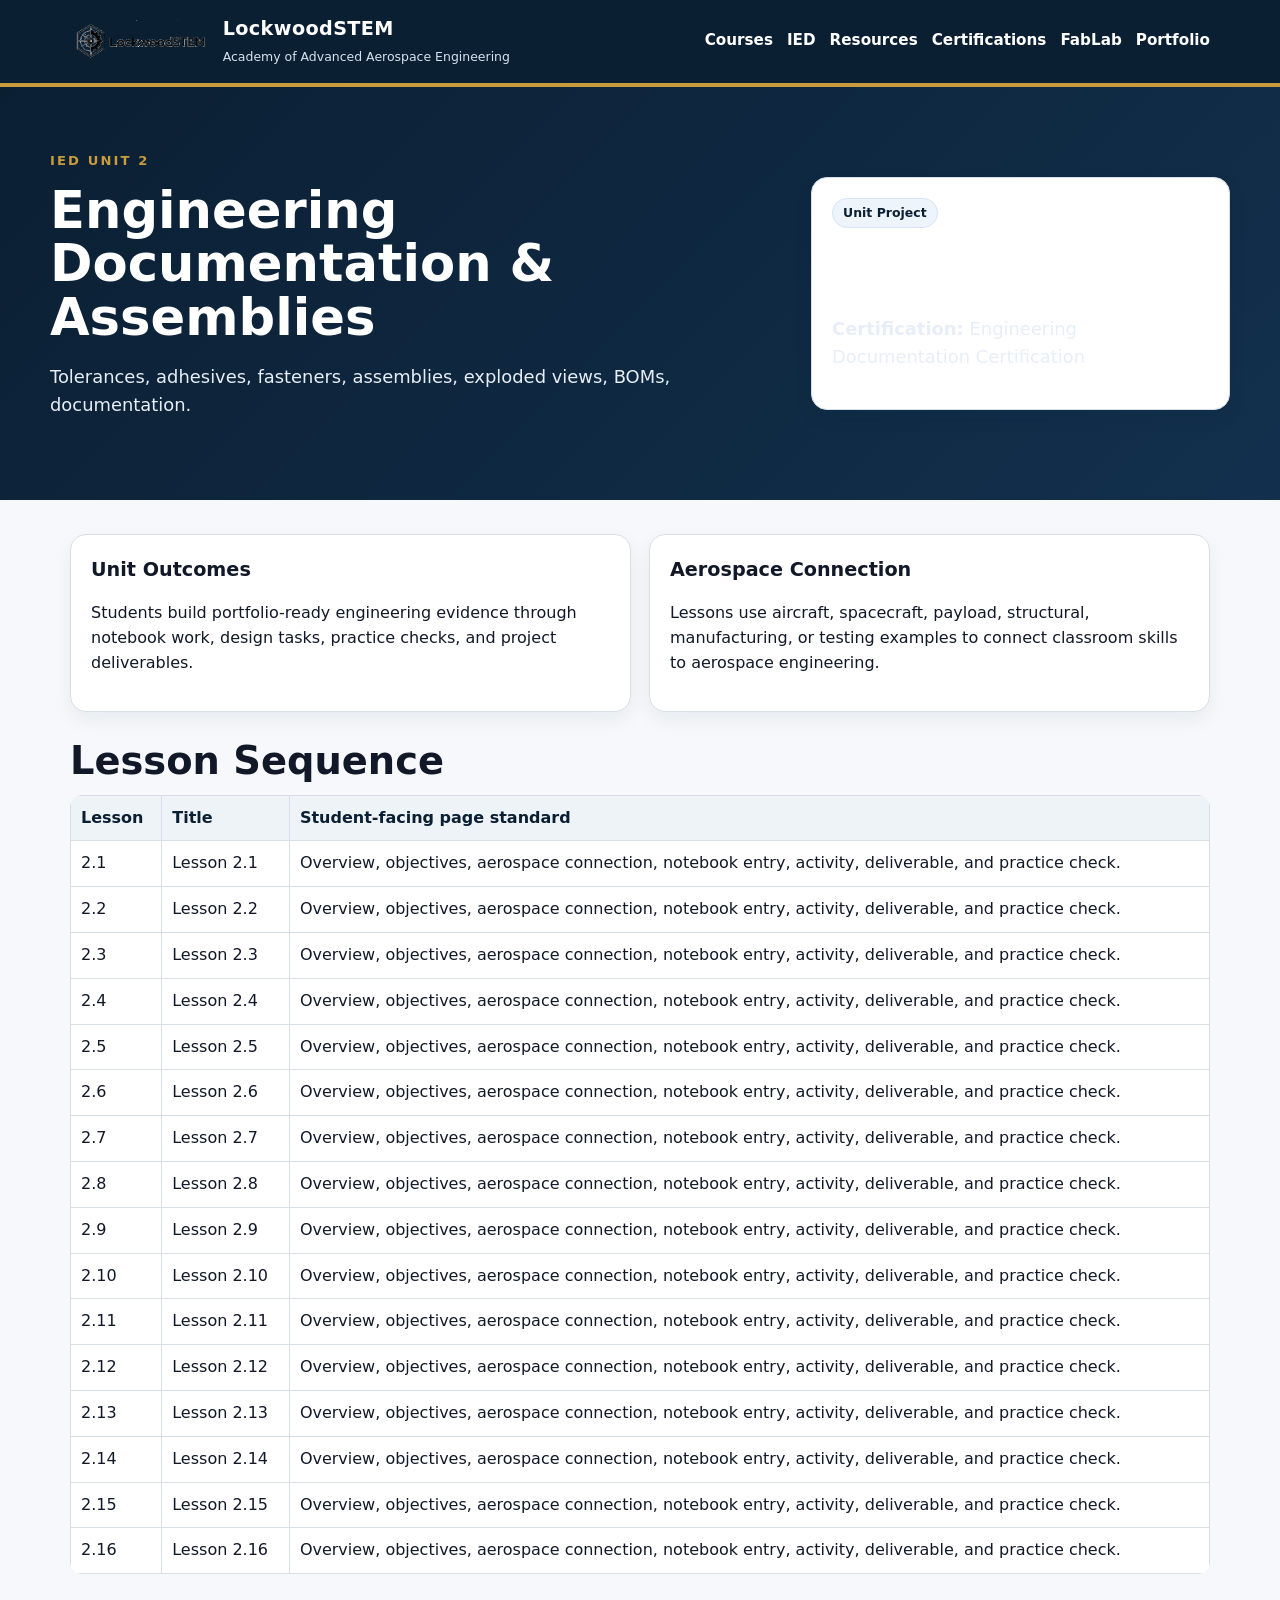
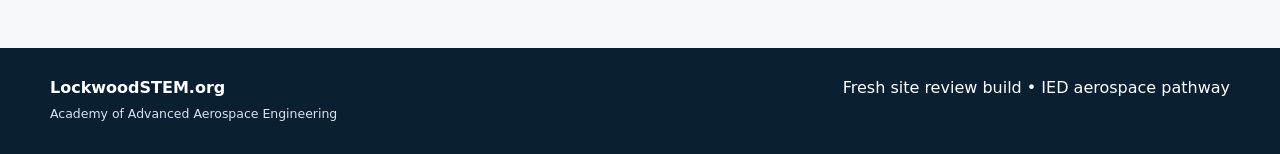
<file: courses/ied/units/unit-2.html>
<!doctype html>
<html lang="en">
<head>
<meta charset="utf-8">
<meta name="viewport" content="width=device-width, initial-scale=1">
<title>IED Unit 2 | LockwoodSTEM</title>
<link rel="stylesheet" href="../../../assets/css/styles.css">
<script defer src="../../../assets/js/main.js"></script>
</head>
<body>
<header class="site-header">
  <div class="nav-wrap">
    <a class="logo" href="../../../index.html">
      <img src="../../../assets/img/LockwoodSTEM_ConceptA1_Black_Logo_Transparent.png" alt="LockwoodSTEM logo">
      <span class="logo-mark" style="display:none">LS</span>
      <span><span class="brand-title">LockwoodSTEM</span><br><span class="brand-sub">Academy of Advanced Aerospace Engineering</span></span>
    </a>
    <nav aria-label="Main navigation">
      <a href="../../../courses.html">Courses</a>
      <a href="../../../courses/ied/index.html">IED</a>
      <a href="../../../resources/index.html">Resources</a>
      <a href="../../../certifications/index.html">Certifications</a>
      <a href="../../../fablab/index.html">FabLab</a>
      <a href="../../../portfolio/index.html">Portfolio</a>
    </nav>
  </div>
</header>

<section class="hero"><div class="inner"><div><div class="kicker">IED Unit 2</div><h1>Engineering Documentation & Assemblies</h1><p>Tolerances, adhesives, fasteners, assemblies, exploded views, BOMs, documentation.</p></div><div class="card"><span class="tag">Unit Project</span><h3>Payload Mount Documentation Project</h3><p><strong>Certification:</strong> Engineering Documentation Certification</p></div></div></section>
<main class="container">
<div class="grid two">
 <div class="card"><h3>Unit Outcomes</h3><p>Students build portfolio-ready engineering evidence through notebook work, design tasks, practice checks, and project deliverables.</p></div>
 <div class="card"><h3>Aerospace Connection</h3><p>Lessons use aircraft, spacecraft, payload, structural, manufacturing, or testing examples to connect classroom skills to aerospace engineering.</p></div>
</div>
<h2 style="margin-top:28px">Lesson Sequence</h2>
<table class="table"><thead><tr><th>Lesson</th><th>Title</th><th>Student-facing page standard</th></tr></thead><tbody><tr><td>2.1</td><td>Lesson 2.1</td><td>Overview, objectives, aerospace connection, notebook entry, activity, deliverable, and practice check.</td></tr><tr><td>2.2</td><td>Lesson 2.2</td><td>Overview, objectives, aerospace connection, notebook entry, activity, deliverable, and practice check.</td></tr><tr><td>2.3</td><td>Lesson 2.3</td><td>Overview, objectives, aerospace connection, notebook entry, activity, deliverable, and practice check.</td></tr><tr><td>2.4</td><td>Lesson 2.4</td><td>Overview, objectives, aerospace connection, notebook entry, activity, deliverable, and practice check.</td></tr><tr><td>2.5</td><td>Lesson 2.5</td><td>Overview, objectives, aerospace connection, notebook entry, activity, deliverable, and practice check.</td></tr><tr><td>2.6</td><td>Lesson 2.6</td><td>Overview, objectives, aerospace connection, notebook entry, activity, deliverable, and practice check.</td></tr><tr><td>2.7</td><td>Lesson 2.7</td><td>Overview, objectives, aerospace connection, notebook entry, activity, deliverable, and practice check.</td></tr><tr><td>2.8</td><td>Lesson 2.8</td><td>Overview, objectives, aerospace connection, notebook entry, activity, deliverable, and practice check.</td></tr><tr><td>2.9</td><td>Lesson 2.9</td><td>Overview, objectives, aerospace connection, notebook entry, activity, deliverable, and practice check.</td></tr><tr><td>2.10</td><td>Lesson 2.10</td><td>Overview, objectives, aerospace connection, notebook entry, activity, deliverable, and practice check.</td></tr><tr><td>2.11</td><td>Lesson 2.11</td><td>Overview, objectives, aerospace connection, notebook entry, activity, deliverable, and practice check.</td></tr><tr><td>2.12</td><td>Lesson 2.12</td><td>Overview, objectives, aerospace connection, notebook entry, activity, deliverable, and practice check.</td></tr><tr><td>2.13</td><td>Lesson 2.13</td><td>Overview, objectives, aerospace connection, notebook entry, activity, deliverable, and practice check.</td></tr><tr><td>2.14</td><td>Lesson 2.14</td><td>Overview, objectives, aerospace connection, notebook entry, activity, deliverable, and practice check.</td></tr><tr><td>2.15</td><td>Lesson 2.15</td><td>Overview, objectives, aerospace connection, notebook entry, activity, deliverable, and practice check.</td></tr><tr><td>2.16</td><td>Lesson 2.16</td><td>Overview, objectives, aerospace connection, notebook entry, activity, deliverable, and practice check.</td></tr></tbody></table>
</main>

<footer class="footer">
  <div class="footer-inner">
    <div><strong>LockwoodSTEM.org</strong><br><span class="brand-sub">Academy of Advanced Aerospace Engineering</span></div>
    <div>Fresh site review build • IED aerospace pathway</div>
  </div>
</footer>
</body>
</html>
</file>
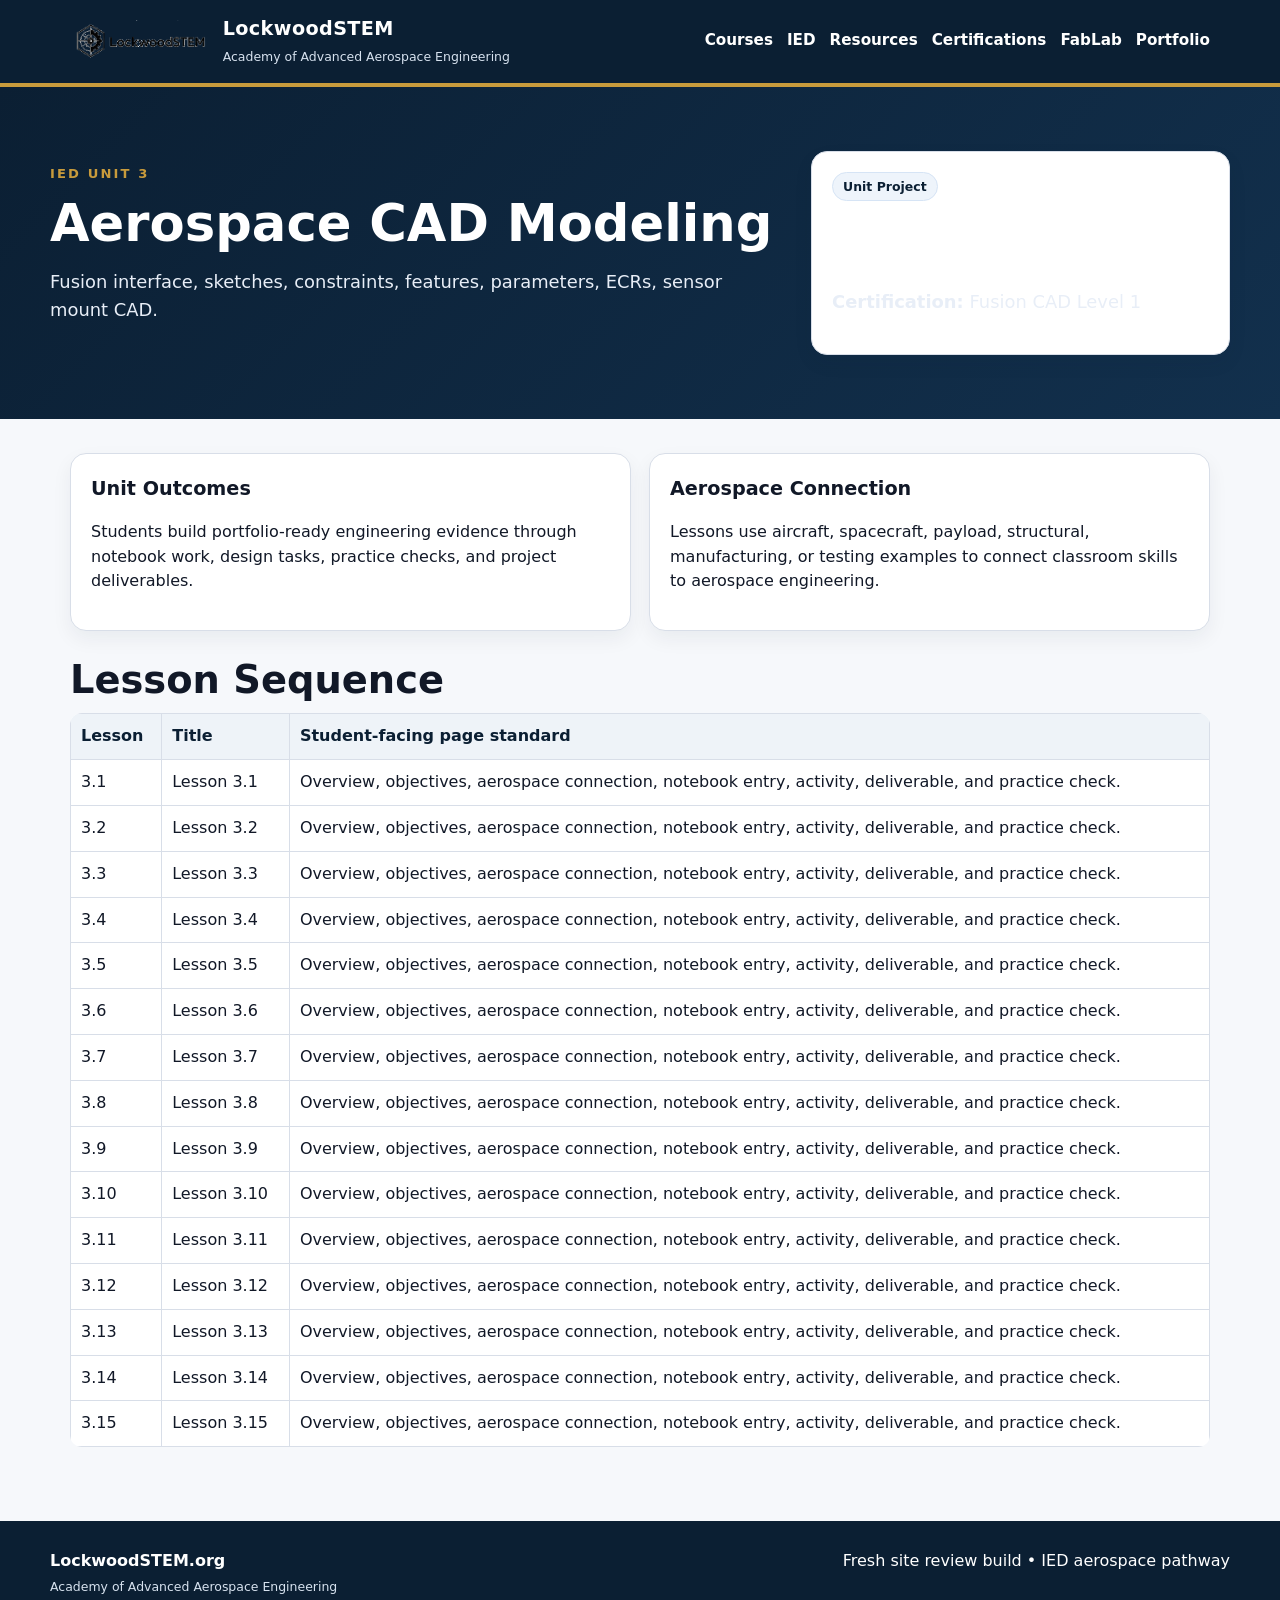
<file: courses/ied/units/unit-3.html>
<!doctype html>
<html lang="en">
<head>
<meta charset="utf-8">
<meta name="viewport" content="width=device-width, initial-scale=1">
<title>IED Unit 3 | LockwoodSTEM</title>
<link rel="stylesheet" href="../../../assets/css/styles.css">
<script defer src="../../../assets/js/main.js"></script>
</head>
<body>
<header class="site-header">
  <div class="nav-wrap">
    <a class="logo" href="../../../index.html">
      <img src="../../../assets/img/LockwoodSTEM_ConceptA1_Black_Logo_Transparent.png" alt="LockwoodSTEM logo">
      <span class="logo-mark" style="display:none">LS</span>
      <span><span class="brand-title">LockwoodSTEM</span><br><span class="brand-sub">Academy of Advanced Aerospace Engineering</span></span>
    </a>
    <nav aria-label="Main navigation">
      <a href="../../../courses.html">Courses</a>
      <a href="../../../courses/ied/index.html">IED</a>
      <a href="../../../resources/index.html">Resources</a>
      <a href="../../../certifications/index.html">Certifications</a>
      <a href="../../../fablab/index.html">FabLab</a>
      <a href="../../../portfolio/index.html">Portfolio</a>
    </nav>
  </div>
</header>

<section class="hero"><div class="inner"><div><div class="kicker">IED Unit 3</div><h1>Aerospace CAD Modeling</h1><p>Fusion interface, sketches, constraints, features, parameters, ECRs, sensor mount CAD.</p></div><div class="card"><span class="tag">Unit Project</span><h3>Aerospace Sensor Mount Challenge</h3><p><strong>Certification:</strong> Fusion CAD Level 1</p></div></div></section>
<main class="container">
<div class="grid two">
 <div class="card"><h3>Unit Outcomes</h3><p>Students build portfolio-ready engineering evidence through notebook work, design tasks, practice checks, and project deliverables.</p></div>
 <div class="card"><h3>Aerospace Connection</h3><p>Lessons use aircraft, spacecraft, payload, structural, manufacturing, or testing examples to connect classroom skills to aerospace engineering.</p></div>
</div>
<h2 style="margin-top:28px">Lesson Sequence</h2>
<table class="table"><thead><tr><th>Lesson</th><th>Title</th><th>Student-facing page standard</th></tr></thead><tbody><tr><td>3.1</td><td>Lesson 3.1</td><td>Overview, objectives, aerospace connection, notebook entry, activity, deliverable, and practice check.</td></tr><tr><td>3.2</td><td>Lesson 3.2</td><td>Overview, objectives, aerospace connection, notebook entry, activity, deliverable, and practice check.</td></tr><tr><td>3.3</td><td>Lesson 3.3</td><td>Overview, objectives, aerospace connection, notebook entry, activity, deliverable, and practice check.</td></tr><tr><td>3.4</td><td>Lesson 3.4</td><td>Overview, objectives, aerospace connection, notebook entry, activity, deliverable, and practice check.</td></tr><tr><td>3.5</td><td>Lesson 3.5</td><td>Overview, objectives, aerospace connection, notebook entry, activity, deliverable, and practice check.</td></tr><tr><td>3.6</td><td>Lesson 3.6</td><td>Overview, objectives, aerospace connection, notebook entry, activity, deliverable, and practice check.</td></tr><tr><td>3.7</td><td>Lesson 3.7</td><td>Overview, objectives, aerospace connection, notebook entry, activity, deliverable, and practice check.</td></tr><tr><td>3.8</td><td>Lesson 3.8</td><td>Overview, objectives, aerospace connection, notebook entry, activity, deliverable, and practice check.</td></tr><tr><td>3.9</td><td>Lesson 3.9</td><td>Overview, objectives, aerospace connection, notebook entry, activity, deliverable, and practice check.</td></tr><tr><td>3.10</td><td>Lesson 3.10</td><td>Overview, objectives, aerospace connection, notebook entry, activity, deliverable, and practice check.</td></tr><tr><td>3.11</td><td>Lesson 3.11</td><td>Overview, objectives, aerospace connection, notebook entry, activity, deliverable, and practice check.</td></tr><tr><td>3.12</td><td>Lesson 3.12</td><td>Overview, objectives, aerospace connection, notebook entry, activity, deliverable, and practice check.</td></tr><tr><td>3.13</td><td>Lesson 3.13</td><td>Overview, objectives, aerospace connection, notebook entry, activity, deliverable, and practice check.</td></tr><tr><td>3.14</td><td>Lesson 3.14</td><td>Overview, objectives, aerospace connection, notebook entry, activity, deliverable, and practice check.</td></tr><tr><td>3.15</td><td>Lesson 3.15</td><td>Overview, objectives, aerospace connection, notebook entry, activity, deliverable, and practice check.</td></tr></tbody></table>
</main>

<footer class="footer">
  <div class="footer-inner">
    <div><strong>LockwoodSTEM.org</strong><br><span class="brand-sub">Academy of Advanced Aerospace Engineering</span></div>
    <div>Fresh site review build • IED aerospace pathway</div>
  </div>
</footer>
</body>
</html>
</file>
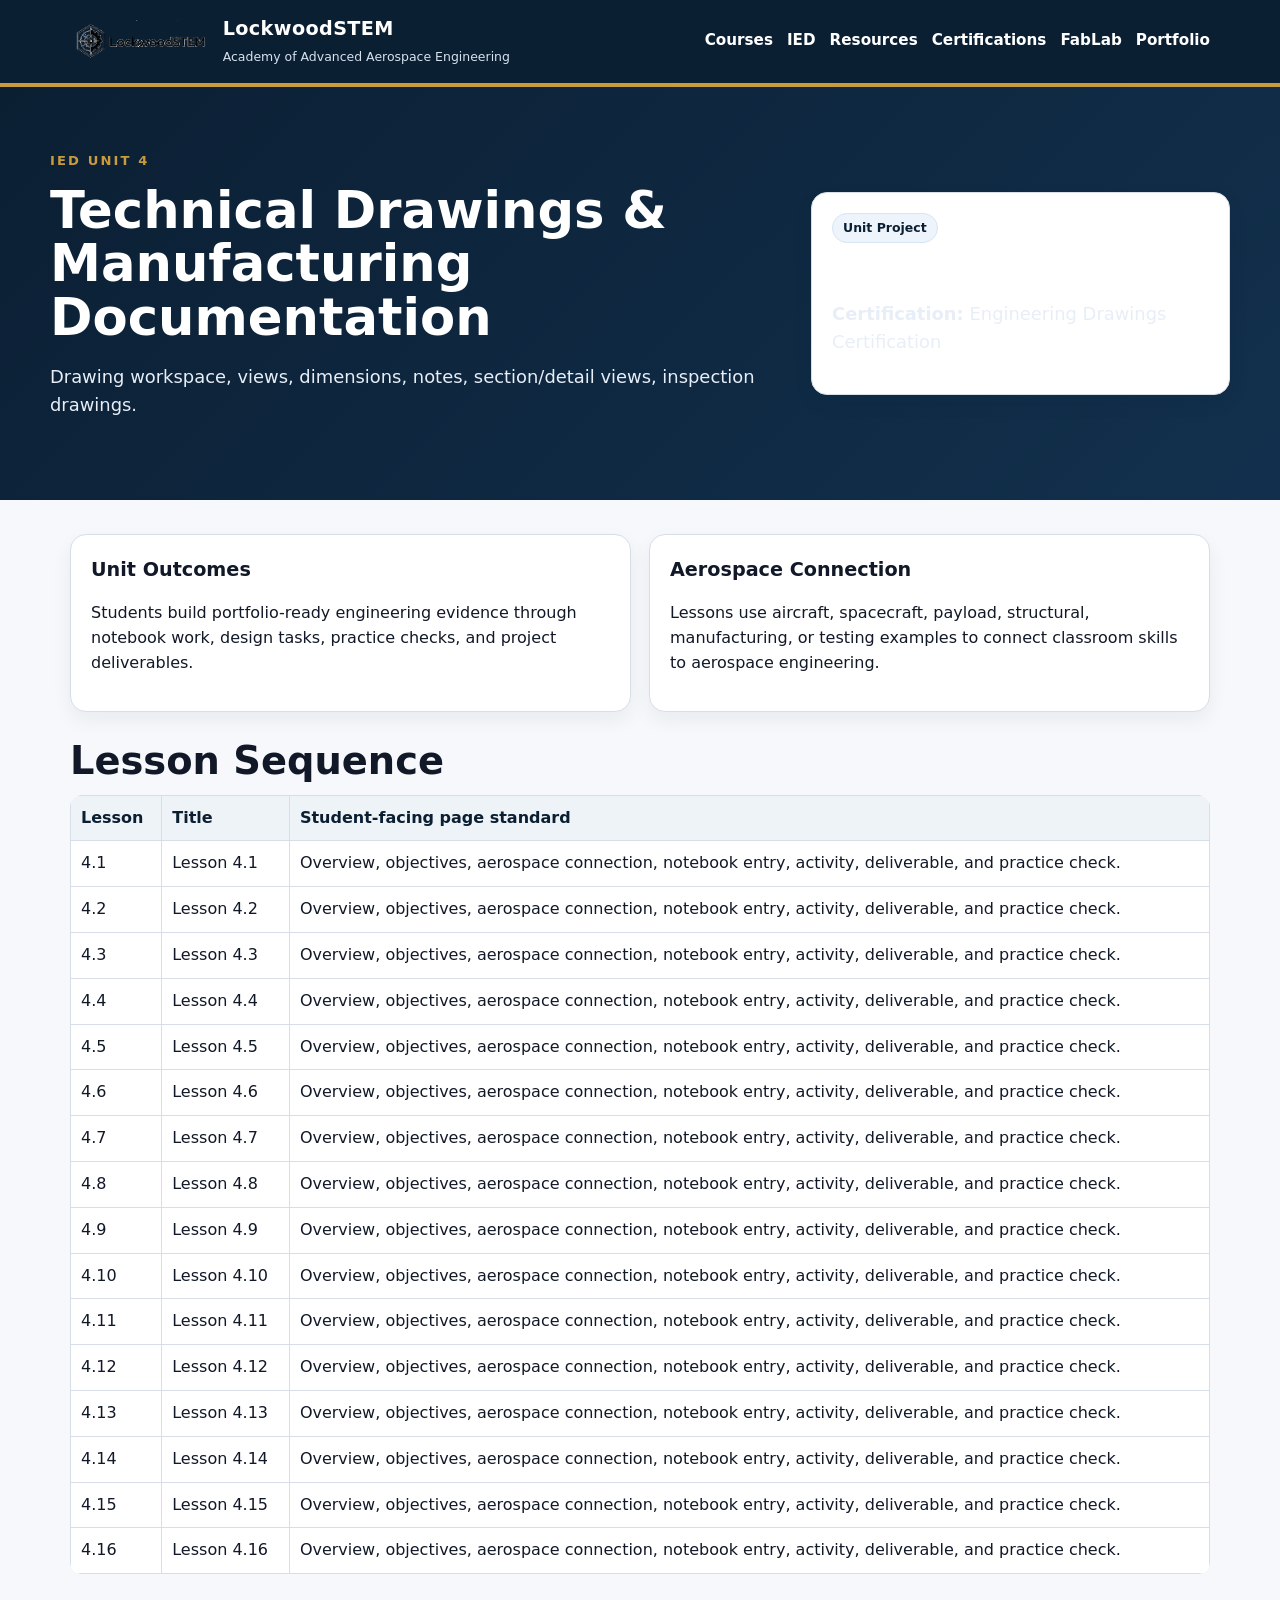
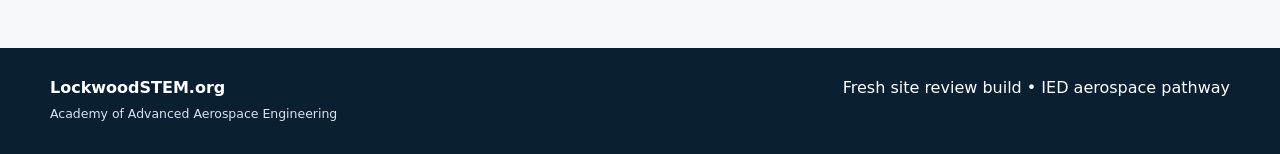
<file: courses/ied/units/unit-4.html>
<!doctype html>
<html lang="en">
<head>
<meta charset="utf-8">
<meta name="viewport" content="width=device-width, initial-scale=1">
<title>IED Unit 4 | LockwoodSTEM</title>
<link rel="stylesheet" href="../../../assets/css/styles.css">
<script defer src="../../../assets/js/main.js"></script>
</head>
<body>
<header class="site-header">
  <div class="nav-wrap">
    <a class="logo" href="../../../index.html">
      <img src="../../../assets/img/LockwoodSTEM_ConceptA1_Black_Logo_Transparent.png" alt="LockwoodSTEM logo">
      <span class="logo-mark" style="display:none">LS</span>
      <span><span class="brand-title">LockwoodSTEM</span><br><span class="brand-sub">Academy of Advanced Aerospace Engineering</span></span>
    </a>
    <nav aria-label="Main navigation">
      <a href="../../../courses.html">Courses</a>
      <a href="../../../courses/ied/index.html">IED</a>
      <a href="../../../resources/index.html">Resources</a>
      <a href="../../../certifications/index.html">Certifications</a>
      <a href="../../../fablab/index.html">FabLab</a>
      <a href="../../../portfolio/index.html">Portfolio</a>
    </nav>
  </div>
</header>

<section class="hero"><div class="inner"><div><div class="kicker">IED Unit 4</div><h1>Technical Drawings & Manufacturing Documentation</h1><p>Drawing workspace, views, dimensions, notes, section/detail views, inspection drawings.</p></div><div class="card"><span class="tag">Unit Project</span><h3>Aerospace Manufacturing Package</h3><p><strong>Certification:</strong> Engineering Drawings Certification</p></div></div></section>
<main class="container">
<div class="grid two">
 <div class="card"><h3>Unit Outcomes</h3><p>Students build portfolio-ready engineering evidence through notebook work, design tasks, practice checks, and project deliverables.</p></div>
 <div class="card"><h3>Aerospace Connection</h3><p>Lessons use aircraft, spacecraft, payload, structural, manufacturing, or testing examples to connect classroom skills to aerospace engineering.</p></div>
</div>
<h2 style="margin-top:28px">Lesson Sequence</h2>
<table class="table"><thead><tr><th>Lesson</th><th>Title</th><th>Student-facing page standard</th></tr></thead><tbody><tr><td>4.1</td><td>Lesson 4.1</td><td>Overview, objectives, aerospace connection, notebook entry, activity, deliverable, and practice check.</td></tr><tr><td>4.2</td><td>Lesson 4.2</td><td>Overview, objectives, aerospace connection, notebook entry, activity, deliverable, and practice check.</td></tr><tr><td>4.3</td><td>Lesson 4.3</td><td>Overview, objectives, aerospace connection, notebook entry, activity, deliverable, and practice check.</td></tr><tr><td>4.4</td><td>Lesson 4.4</td><td>Overview, objectives, aerospace connection, notebook entry, activity, deliverable, and practice check.</td></tr><tr><td>4.5</td><td>Lesson 4.5</td><td>Overview, objectives, aerospace connection, notebook entry, activity, deliverable, and practice check.</td></tr><tr><td>4.6</td><td>Lesson 4.6</td><td>Overview, objectives, aerospace connection, notebook entry, activity, deliverable, and practice check.</td></tr><tr><td>4.7</td><td>Lesson 4.7</td><td>Overview, objectives, aerospace connection, notebook entry, activity, deliverable, and practice check.</td></tr><tr><td>4.8</td><td>Lesson 4.8</td><td>Overview, objectives, aerospace connection, notebook entry, activity, deliverable, and practice check.</td></tr><tr><td>4.9</td><td>Lesson 4.9</td><td>Overview, objectives, aerospace connection, notebook entry, activity, deliverable, and practice check.</td></tr><tr><td>4.10</td><td>Lesson 4.10</td><td>Overview, objectives, aerospace connection, notebook entry, activity, deliverable, and practice check.</td></tr><tr><td>4.11</td><td>Lesson 4.11</td><td>Overview, objectives, aerospace connection, notebook entry, activity, deliverable, and practice check.</td></tr><tr><td>4.12</td><td>Lesson 4.12</td><td>Overview, objectives, aerospace connection, notebook entry, activity, deliverable, and practice check.</td></tr><tr><td>4.13</td><td>Lesson 4.13</td><td>Overview, objectives, aerospace connection, notebook entry, activity, deliverable, and practice check.</td></tr><tr><td>4.14</td><td>Lesson 4.14</td><td>Overview, objectives, aerospace connection, notebook entry, activity, deliverable, and practice check.</td></tr><tr><td>4.15</td><td>Lesson 4.15</td><td>Overview, objectives, aerospace connection, notebook entry, activity, deliverable, and practice check.</td></tr><tr><td>4.16</td><td>Lesson 4.16</td><td>Overview, objectives, aerospace connection, notebook entry, activity, deliverable, and practice check.</td></tr></tbody></table>
</main>

<footer class="footer">
  <div class="footer-inner">
    <div><strong>LockwoodSTEM.org</strong><br><span class="brand-sub">Academy of Advanced Aerospace Engineering</span></div>
    <div>Fresh site review build • IED aerospace pathway</div>
  </div>
</footer>
</body>
</html>
</file>
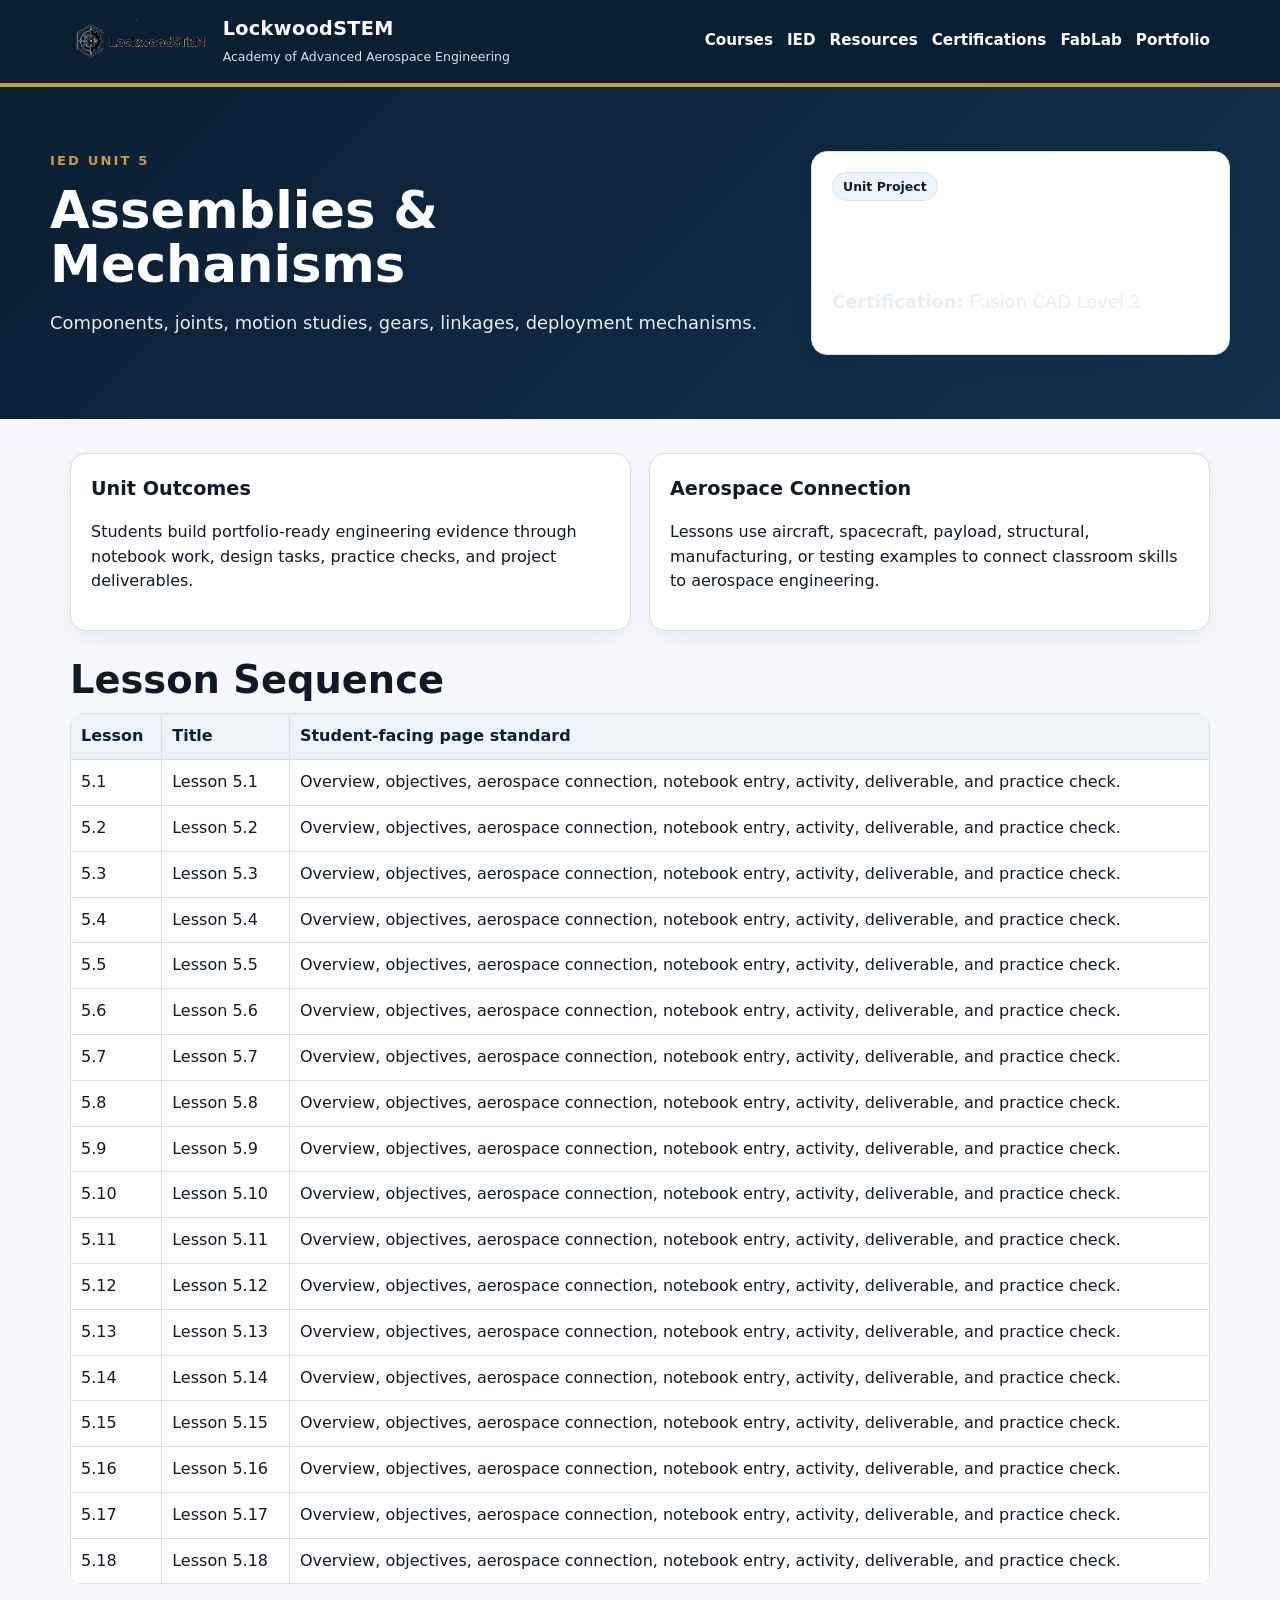
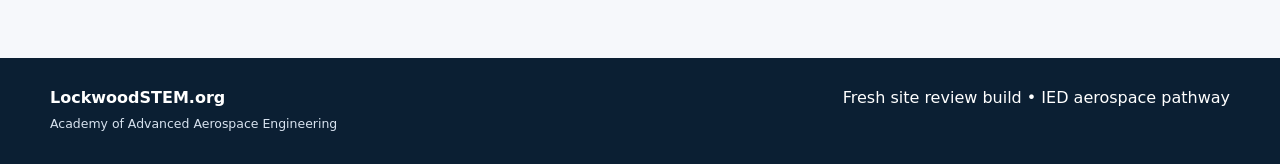
<file: courses/ied/units/unit-5.html>
<!doctype html>
<html lang="en">
<head>
<meta charset="utf-8">
<meta name="viewport" content="width=device-width, initial-scale=1">
<title>IED Unit 5 | LockwoodSTEM</title>
<link rel="stylesheet" href="../../../assets/css/styles.css">
<script defer src="../../../assets/js/main.js"></script>
</head>
<body>
<header class="site-header">
  <div class="nav-wrap">
    <a class="logo" href="../../../index.html">
      <img src="../../../assets/img/LockwoodSTEM_ConceptA1_Black_Logo_Transparent.png" alt="LockwoodSTEM logo">
      <span class="logo-mark" style="display:none">LS</span>
      <span><span class="brand-title">LockwoodSTEM</span><br><span class="brand-sub">Academy of Advanced Aerospace Engineering</span></span>
    </a>
    <nav aria-label="Main navigation">
      <a href="../../../courses.html">Courses</a>
      <a href="../../../courses/ied/index.html">IED</a>
      <a href="../../../resources/index.html">Resources</a>
      <a href="../../../certifications/index.html">Certifications</a>
      <a href="../../../fablab/index.html">FabLab</a>
      <a href="../../../portfolio/index.html">Portfolio</a>
    </nav>
  </div>
</header>

<section class="hero"><div class="inner"><div><div class="kicker">IED Unit 5</div><h1>Assemblies & Mechanisms</h1><p>Components, joints, motion studies, gears, linkages, deployment mechanisms.</p></div><div class="card"><span class="tag">Unit Project</span><h3>Aerospace Deployment Mechanism</h3><p><strong>Certification:</strong> Fusion CAD Level 2</p></div></div></section>
<main class="container">
<div class="grid two">
 <div class="card"><h3>Unit Outcomes</h3><p>Students build portfolio-ready engineering evidence through notebook work, design tasks, practice checks, and project deliverables.</p></div>
 <div class="card"><h3>Aerospace Connection</h3><p>Lessons use aircraft, spacecraft, payload, structural, manufacturing, or testing examples to connect classroom skills to aerospace engineering.</p></div>
</div>
<h2 style="margin-top:28px">Lesson Sequence</h2>
<table class="table"><thead><tr><th>Lesson</th><th>Title</th><th>Student-facing page standard</th></tr></thead><tbody><tr><td>5.1</td><td>Lesson 5.1</td><td>Overview, objectives, aerospace connection, notebook entry, activity, deliverable, and practice check.</td></tr><tr><td>5.2</td><td>Lesson 5.2</td><td>Overview, objectives, aerospace connection, notebook entry, activity, deliverable, and practice check.</td></tr><tr><td>5.3</td><td>Lesson 5.3</td><td>Overview, objectives, aerospace connection, notebook entry, activity, deliverable, and practice check.</td></tr><tr><td>5.4</td><td>Lesson 5.4</td><td>Overview, objectives, aerospace connection, notebook entry, activity, deliverable, and practice check.</td></tr><tr><td>5.5</td><td>Lesson 5.5</td><td>Overview, objectives, aerospace connection, notebook entry, activity, deliverable, and practice check.</td></tr><tr><td>5.6</td><td>Lesson 5.6</td><td>Overview, objectives, aerospace connection, notebook entry, activity, deliverable, and practice check.</td></tr><tr><td>5.7</td><td>Lesson 5.7</td><td>Overview, objectives, aerospace connection, notebook entry, activity, deliverable, and practice check.</td></tr><tr><td>5.8</td><td>Lesson 5.8</td><td>Overview, objectives, aerospace connection, notebook entry, activity, deliverable, and practice check.</td></tr><tr><td>5.9</td><td>Lesson 5.9</td><td>Overview, objectives, aerospace connection, notebook entry, activity, deliverable, and practice check.</td></tr><tr><td>5.10</td><td>Lesson 5.10</td><td>Overview, objectives, aerospace connection, notebook entry, activity, deliverable, and practice check.</td></tr><tr><td>5.11</td><td>Lesson 5.11</td><td>Overview, objectives, aerospace connection, notebook entry, activity, deliverable, and practice check.</td></tr><tr><td>5.12</td><td>Lesson 5.12</td><td>Overview, objectives, aerospace connection, notebook entry, activity, deliverable, and practice check.</td></tr><tr><td>5.13</td><td>Lesson 5.13</td><td>Overview, objectives, aerospace connection, notebook entry, activity, deliverable, and practice check.</td></tr><tr><td>5.14</td><td>Lesson 5.14</td><td>Overview, objectives, aerospace connection, notebook entry, activity, deliverable, and practice check.</td></tr><tr><td>5.15</td><td>Lesson 5.15</td><td>Overview, objectives, aerospace connection, notebook entry, activity, deliverable, and practice check.</td></tr><tr><td>5.16</td><td>Lesson 5.16</td><td>Overview, objectives, aerospace connection, notebook entry, activity, deliverable, and practice check.</td></tr><tr><td>5.17</td><td>Lesson 5.17</td><td>Overview, objectives, aerospace connection, notebook entry, activity, deliverable, and practice check.</td></tr><tr><td>5.18</td><td>Lesson 5.18</td><td>Overview, objectives, aerospace connection, notebook entry, activity, deliverable, and practice check.</td></tr></tbody></table>
</main>

<footer class="footer">
  <div class="footer-inner">
    <div><strong>LockwoodSTEM.org</strong><br><span class="brand-sub">Academy of Advanced Aerospace Engineering</span></div>
    <div>Fresh site review build • IED aerospace pathway</div>
  </div>
</footer>
</body>
</html>
</file>
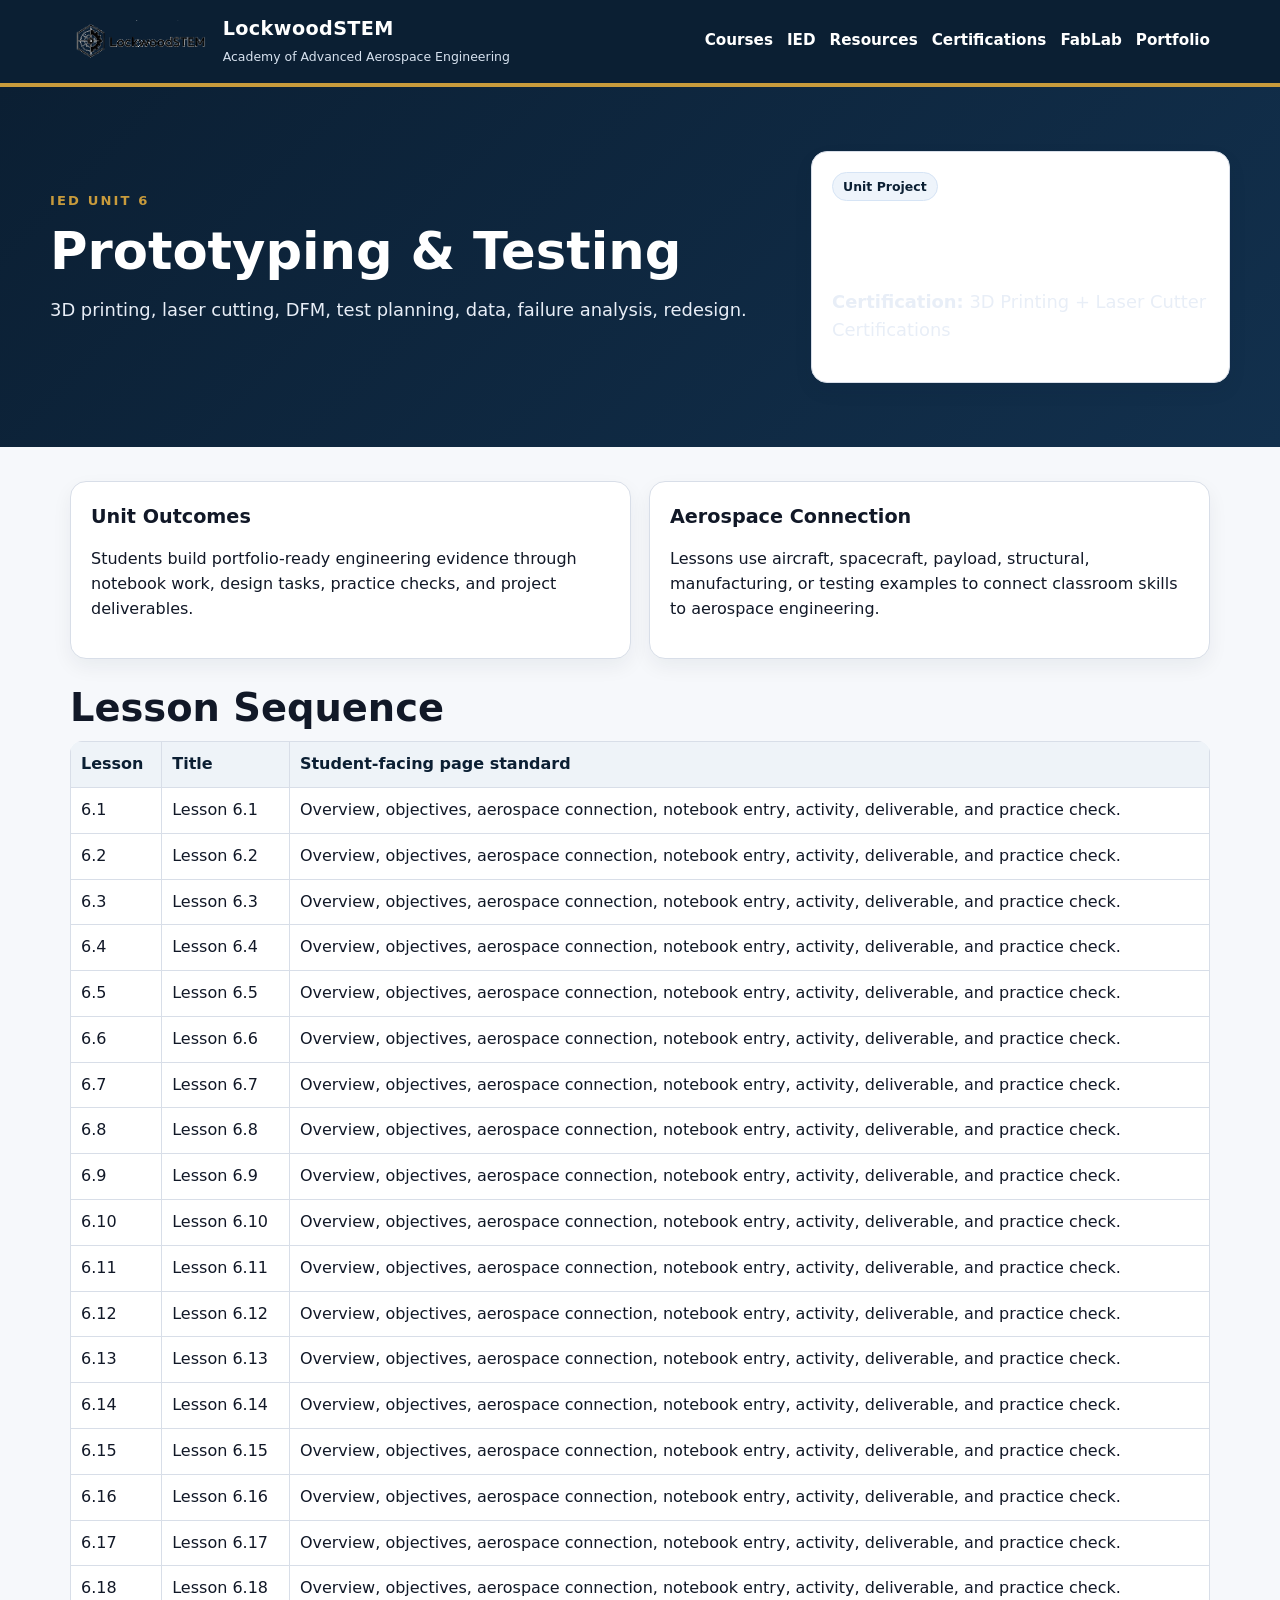
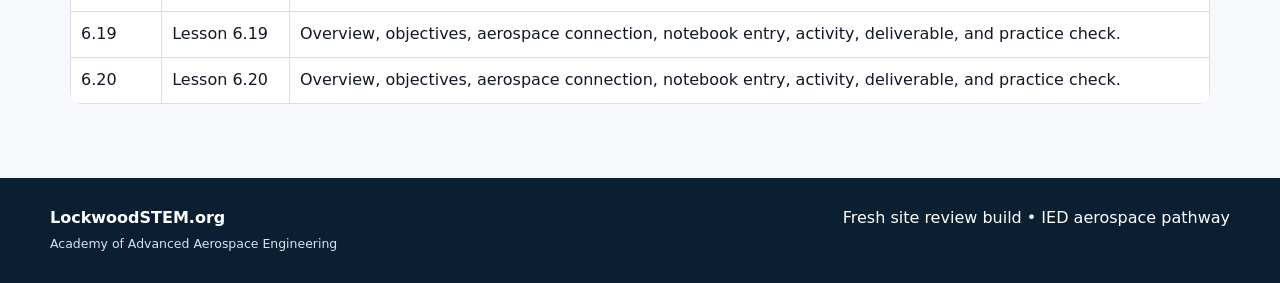
<file: courses/ied/units/unit-6.html>
<!doctype html>
<html lang="en">
<head>
<meta charset="utf-8">
<meta name="viewport" content="width=device-width, initial-scale=1">
<title>IED Unit 6 | LockwoodSTEM</title>
<link rel="stylesheet" href="../../../assets/css/styles.css">
<script defer src="../../../assets/js/main.js"></script>
</head>
<body>
<header class="site-header">
  <div class="nav-wrap">
    <a class="logo" href="../../../index.html">
      <img src="../../../assets/img/LockwoodSTEM_ConceptA1_Black_Logo_Transparent.png" alt="LockwoodSTEM logo">
      <span class="logo-mark" style="display:none">LS</span>
      <span><span class="brand-title">LockwoodSTEM</span><br><span class="brand-sub">Academy of Advanced Aerospace Engineering</span></span>
    </a>
    <nav aria-label="Main navigation">
      <a href="../../../courses.html">Courses</a>
      <a href="../../../courses/ied/index.html">IED</a>
      <a href="../../../resources/index.html">Resources</a>
      <a href="../../../certifications/index.html">Certifications</a>
      <a href="../../../fablab/index.html">FabLab</a>
      <a href="../../../portfolio/index.html">Portfolio</a>
    </nav>
  </div>
</header>

<section class="hero"><div class="inner"><div><div class="kicker">IED Unit 6</div><h1>Prototyping & Testing</h1><p>3D printing, laser cutting, DFM, test planning, data, failure analysis, redesign.</p></div><div class="card"><span class="tag">Unit Project</span><h3>Aerospace Prototype Validation Challenge</h3><p><strong>Certification:</strong> 3D Printing + Laser Cutter Certifications</p></div></div></section>
<main class="container">
<div class="grid two">
 <div class="card"><h3>Unit Outcomes</h3><p>Students build portfolio-ready engineering evidence through notebook work, design tasks, practice checks, and project deliverables.</p></div>
 <div class="card"><h3>Aerospace Connection</h3><p>Lessons use aircraft, spacecraft, payload, structural, manufacturing, or testing examples to connect classroom skills to aerospace engineering.</p></div>
</div>
<h2 style="margin-top:28px">Lesson Sequence</h2>
<table class="table"><thead><tr><th>Lesson</th><th>Title</th><th>Student-facing page standard</th></tr></thead><tbody><tr><td>6.1</td><td>Lesson 6.1</td><td>Overview, objectives, aerospace connection, notebook entry, activity, deliverable, and practice check.</td></tr><tr><td>6.2</td><td>Lesson 6.2</td><td>Overview, objectives, aerospace connection, notebook entry, activity, deliverable, and practice check.</td></tr><tr><td>6.3</td><td>Lesson 6.3</td><td>Overview, objectives, aerospace connection, notebook entry, activity, deliverable, and practice check.</td></tr><tr><td>6.4</td><td>Lesson 6.4</td><td>Overview, objectives, aerospace connection, notebook entry, activity, deliverable, and practice check.</td></tr><tr><td>6.5</td><td>Lesson 6.5</td><td>Overview, objectives, aerospace connection, notebook entry, activity, deliverable, and practice check.</td></tr><tr><td>6.6</td><td>Lesson 6.6</td><td>Overview, objectives, aerospace connection, notebook entry, activity, deliverable, and practice check.</td></tr><tr><td>6.7</td><td>Lesson 6.7</td><td>Overview, objectives, aerospace connection, notebook entry, activity, deliverable, and practice check.</td></tr><tr><td>6.8</td><td>Lesson 6.8</td><td>Overview, objectives, aerospace connection, notebook entry, activity, deliverable, and practice check.</td></tr><tr><td>6.9</td><td>Lesson 6.9</td><td>Overview, objectives, aerospace connection, notebook entry, activity, deliverable, and practice check.</td></tr><tr><td>6.10</td><td>Lesson 6.10</td><td>Overview, objectives, aerospace connection, notebook entry, activity, deliverable, and practice check.</td></tr><tr><td>6.11</td><td>Lesson 6.11</td><td>Overview, objectives, aerospace connection, notebook entry, activity, deliverable, and practice check.</td></tr><tr><td>6.12</td><td>Lesson 6.12</td><td>Overview, objectives, aerospace connection, notebook entry, activity, deliverable, and practice check.</td></tr><tr><td>6.13</td><td>Lesson 6.13</td><td>Overview, objectives, aerospace connection, notebook entry, activity, deliverable, and practice check.</td></tr><tr><td>6.14</td><td>Lesson 6.14</td><td>Overview, objectives, aerospace connection, notebook entry, activity, deliverable, and practice check.</td></tr><tr><td>6.15</td><td>Lesson 6.15</td><td>Overview, objectives, aerospace connection, notebook entry, activity, deliverable, and practice check.</td></tr><tr><td>6.16</td><td>Lesson 6.16</td><td>Overview, objectives, aerospace connection, notebook entry, activity, deliverable, and practice check.</td></tr><tr><td>6.17</td><td>Lesson 6.17</td><td>Overview, objectives, aerospace connection, notebook entry, activity, deliverable, and practice check.</td></tr><tr><td>6.18</td><td>Lesson 6.18</td><td>Overview, objectives, aerospace connection, notebook entry, activity, deliverable, and practice check.</td></tr><tr><td>6.19</td><td>Lesson 6.19</td><td>Overview, objectives, aerospace connection, notebook entry, activity, deliverable, and practice check.</td></tr><tr><td>6.20</td><td>Lesson 6.20</td><td>Overview, objectives, aerospace connection, notebook entry, activity, deliverable, and practice check.</td></tr></tbody></table>
</main>

<footer class="footer">
  <div class="footer-inner">
    <div><strong>LockwoodSTEM.org</strong><br><span class="brand-sub">Academy of Advanced Aerospace Engineering</span></div>
    <div>Fresh site review build • IED aerospace pathway</div>
  </div>
</footer>
</body>
</html>
</file>
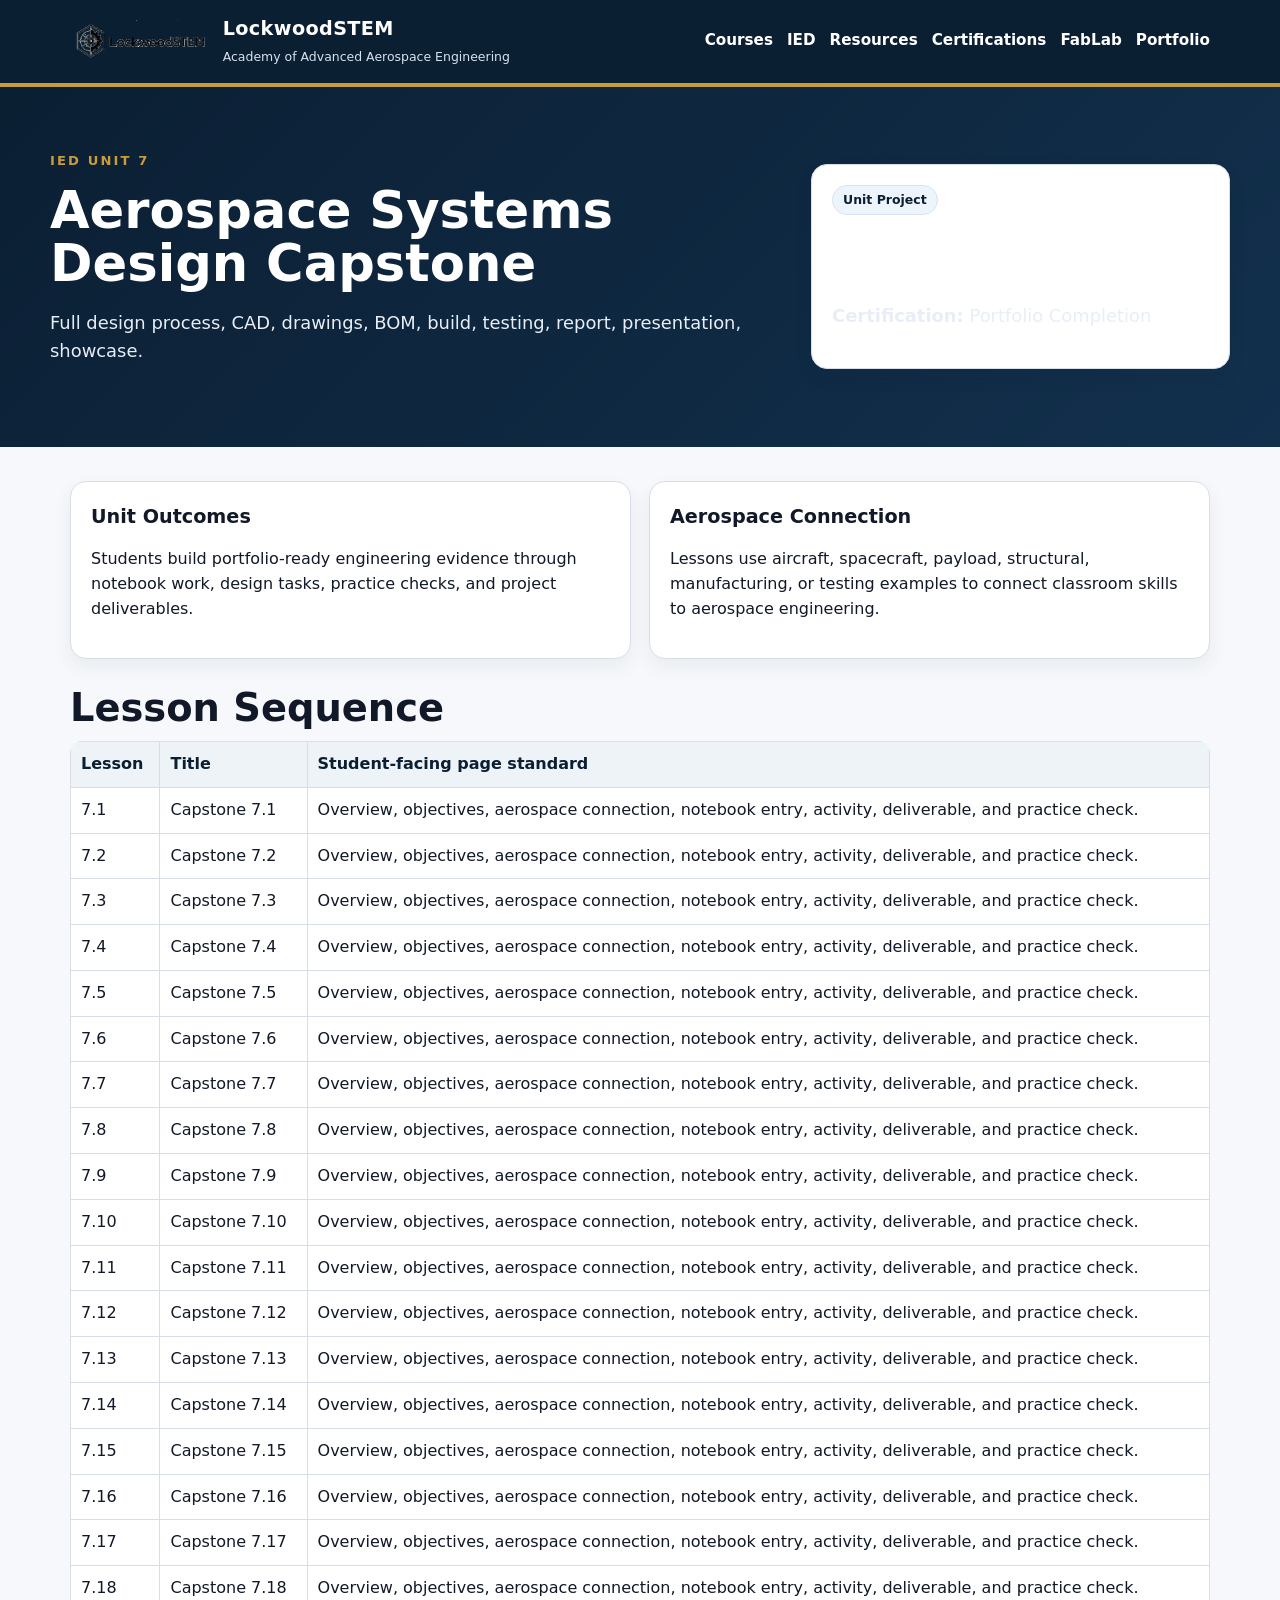
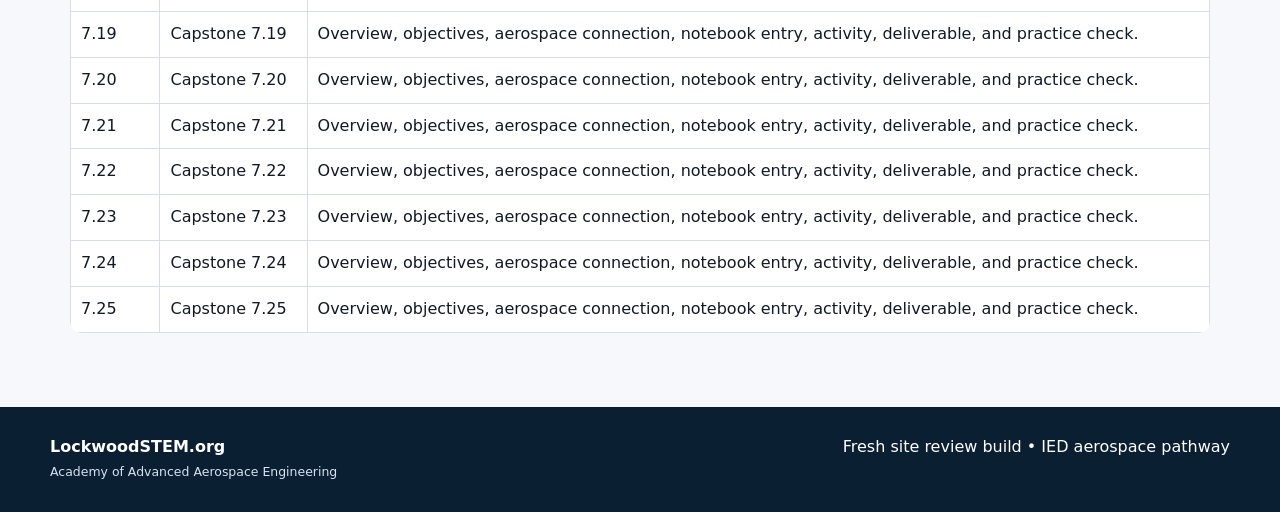
<file: courses/ied/units/unit-7.html>
<!doctype html>
<html lang="en">
<head>
<meta charset="utf-8">
<meta name="viewport" content="width=device-width, initial-scale=1">
<title>IED Unit 7 | LockwoodSTEM</title>
<link rel="stylesheet" href="../../../assets/css/styles.css">
<script defer src="../../../assets/js/main.js"></script>
</head>
<body>
<header class="site-header">
  <div class="nav-wrap">
    <a class="logo" href="../../../index.html">
      <img src="../../../assets/img/LockwoodSTEM_ConceptA1_Black_Logo_Transparent.png" alt="LockwoodSTEM logo">
      <span class="logo-mark" style="display:none">LS</span>
      <span><span class="brand-title">LockwoodSTEM</span><br><span class="brand-sub">Academy of Advanced Aerospace Engineering</span></span>
    </a>
    <nav aria-label="Main navigation">
      <a href="../../../courses.html">Courses</a>
      <a href="../../../courses/ied/index.html">IED</a>
      <a href="../../../resources/index.html">Resources</a>
      <a href="../../../certifications/index.html">Certifications</a>
      <a href="../../../fablab/index.html">FabLab</a>
      <a href="../../../portfolio/index.html">Portfolio</a>
    </nav>
  </div>
</header>

<section class="hero"><div class="inner"><div><div class="kicker">IED Unit 7</div><h1>Aerospace Systems Design Capstone</h1><p>Full design process, CAD, drawings, BOM, build, testing, report, presentation, showcase.</p></div><div class="card"><span class="tag">Unit Project</span><h3>Aerospace Launch System Capstone</h3><p><strong>Certification:</strong> Portfolio Completion</p></div></div></section>
<main class="container">
<div class="grid two">
 <div class="card"><h3>Unit Outcomes</h3><p>Students build portfolio-ready engineering evidence through notebook work, design tasks, practice checks, and project deliverables.</p></div>
 <div class="card"><h3>Aerospace Connection</h3><p>Lessons use aircraft, spacecraft, payload, structural, manufacturing, or testing examples to connect classroom skills to aerospace engineering.</p></div>
</div>
<h2 style="margin-top:28px">Lesson Sequence</h2>
<table class="table"><thead><tr><th>Lesson</th><th>Title</th><th>Student-facing page standard</th></tr></thead><tbody><tr><td>7.1</td><td>Capstone 7.1</td><td>Overview, objectives, aerospace connection, notebook entry, activity, deliverable, and practice check.</td></tr><tr><td>7.2</td><td>Capstone 7.2</td><td>Overview, objectives, aerospace connection, notebook entry, activity, deliverable, and practice check.</td></tr><tr><td>7.3</td><td>Capstone 7.3</td><td>Overview, objectives, aerospace connection, notebook entry, activity, deliverable, and practice check.</td></tr><tr><td>7.4</td><td>Capstone 7.4</td><td>Overview, objectives, aerospace connection, notebook entry, activity, deliverable, and practice check.</td></tr><tr><td>7.5</td><td>Capstone 7.5</td><td>Overview, objectives, aerospace connection, notebook entry, activity, deliverable, and practice check.</td></tr><tr><td>7.6</td><td>Capstone 7.6</td><td>Overview, objectives, aerospace connection, notebook entry, activity, deliverable, and practice check.</td></tr><tr><td>7.7</td><td>Capstone 7.7</td><td>Overview, objectives, aerospace connection, notebook entry, activity, deliverable, and practice check.</td></tr><tr><td>7.8</td><td>Capstone 7.8</td><td>Overview, objectives, aerospace connection, notebook entry, activity, deliverable, and practice check.</td></tr><tr><td>7.9</td><td>Capstone 7.9</td><td>Overview, objectives, aerospace connection, notebook entry, activity, deliverable, and practice check.</td></tr><tr><td>7.10</td><td>Capstone 7.10</td><td>Overview, objectives, aerospace connection, notebook entry, activity, deliverable, and practice check.</td></tr><tr><td>7.11</td><td>Capstone 7.11</td><td>Overview, objectives, aerospace connection, notebook entry, activity, deliverable, and practice check.</td></tr><tr><td>7.12</td><td>Capstone 7.12</td><td>Overview, objectives, aerospace connection, notebook entry, activity, deliverable, and practice check.</td></tr><tr><td>7.13</td><td>Capstone 7.13</td><td>Overview, objectives, aerospace connection, notebook entry, activity, deliverable, and practice check.</td></tr><tr><td>7.14</td><td>Capstone 7.14</td><td>Overview, objectives, aerospace connection, notebook entry, activity, deliverable, and practice check.</td></tr><tr><td>7.15</td><td>Capstone 7.15</td><td>Overview, objectives, aerospace connection, notebook entry, activity, deliverable, and practice check.</td></tr><tr><td>7.16</td><td>Capstone 7.16</td><td>Overview, objectives, aerospace connection, notebook entry, activity, deliverable, and practice check.</td></tr><tr><td>7.17</td><td>Capstone 7.17</td><td>Overview, objectives, aerospace connection, notebook entry, activity, deliverable, and practice check.</td></tr><tr><td>7.18</td><td>Capstone 7.18</td><td>Overview, objectives, aerospace connection, notebook entry, activity, deliverable, and practice check.</td></tr><tr><td>7.19</td><td>Capstone 7.19</td><td>Overview, objectives, aerospace connection, notebook entry, activity, deliverable, and practice check.</td></tr><tr><td>7.20</td><td>Capstone 7.20</td><td>Overview, objectives, aerospace connection, notebook entry, activity, deliverable, and practice check.</td></tr><tr><td>7.21</td><td>Capstone 7.21</td><td>Overview, objectives, aerospace connection, notebook entry, activity, deliverable, and practice check.</td></tr><tr><td>7.22</td><td>Capstone 7.22</td><td>Overview, objectives, aerospace connection, notebook entry, activity, deliverable, and practice check.</td></tr><tr><td>7.23</td><td>Capstone 7.23</td><td>Overview, objectives, aerospace connection, notebook entry, activity, deliverable, and practice check.</td></tr><tr><td>7.24</td><td>Capstone 7.24</td><td>Overview, objectives, aerospace connection, notebook entry, activity, deliverable, and practice check.</td></tr><tr><td>7.25</td><td>Capstone 7.25</td><td>Overview, objectives, aerospace connection, notebook entry, activity, deliverable, and practice check.</td></tr></tbody></table>
</main>

<footer class="footer">
  <div class="footer-inner">
    <div><strong>LockwoodSTEM.org</strong><br><span class="brand-sub">Academy of Advanced Aerospace Engineering</span></div>
    <div>Fresh site review build • IED aerospace pathway</div>
  </div>
</footer>
</body>
</html>
</file>
<file: assets/css/styles.css>
:root{
  --navy:#0b1f33; --navy2:#12304d; --gold:#c89b3c; --ink:#111827;
  --muted:#5b6472; --bg:#f6f8fb; --card:#ffffff; --line:#d8dee8;
}
*{box-sizing:border-box}
body{margin:0;font-family:Inter,system-ui,-apple-system,Segoe UI,Arial,sans-serif;color:var(--ink);background:var(--bg);line-height:1.55}
a{color:#0b4f8a;text-decoration:none}
a:hover{text-decoration:underline}
.site-header{background:var(--navy);color:white;border-bottom:4px solid var(--gold)}
.nav-wrap{max-width:1180px;margin:auto;display:flex;align-items:center;gap:20px;padding:14px 20px}
.logo{display:flex;align-items:center;gap:12px;color:white}
.logo img{height:42px;max-width:180px;object-fit:contain}
.logo-mark{width:42px;height:42px;border:2px solid white;border-radius:8px;display:grid;place-items:center;font-weight:800;color:var(--gold)}
.brand-title{font-size:1.2rem;font-weight:800;letter-spacing:.02em}
.brand-sub{font-size:.78rem;color:#d7e2ef}
nav{margin-left:auto;display:flex;gap:14px;flex-wrap:wrap}
nav a{color:white;font-weight:650;font-size:.95rem}
.hero{background:linear-gradient(135deg,var(--navy),var(--navy2));color:white;padding:64px 20px}
.hero .inner{max-width:1180px;margin:auto;display:grid;grid-template-columns:1.4fr .8fr;gap:28px;align-items:center}
.kicker{color:var(--gold);text-transform:uppercase;letter-spacing:.16em;font-weight:800;font-size:.82rem}
h1{font-size:clamp(2rem,4vw,4rem);line-height:1.05;margin:.25em 0}
h2{font-size:clamp(1.6rem,3vw,2.4rem);line-height:1.1;margin:0 0 12px}
h3{margin:0 0 8px;font-size:1.2rem}
.hero p{font-size:1.12rem;color:#e8eef7;max-width:760px}
.container{max-width:1180px;margin:auto;padding:34px 20px}
.grid{display:grid;grid-template-columns:repeat(3,1fr);gap:18px}
.grid.two{grid-template-columns:repeat(2,1fr)}
.card{background:var(--card);border:1px solid var(--line);border-radius:16px;padding:20px;box-shadow:0 8px 20px rgba(12,31,51,.06)}
.card .tag{display:inline-block;background:#eef4fb;border:1px solid #d6e4f5;color:var(--navy);padding:4px 10px;border-radius:999px;font-size:.78rem;font-weight:700;margin-bottom:10px}
.btns{display:flex;flex-wrap:wrap;gap:10px;margin-top:14px}
.btn{display:inline-block;background:var(--navy);color:white !important;padding:10px 14px;border-radius:10px;font-weight:750;text-decoration:none}
.btn.secondary{background:white;color:var(--navy)!important;border:1px solid var(--navy)}
.btn.gold{background:var(--gold);color:#111!important}
.section-title{display:flex;align-items:end;justify-content:space-between;gap:16px;margin-bottom:18px}
.muted{color:var(--muted)}
.table{width:100%;border-collapse:collapse;background:white;border-radius:12px;overflow:hidden}
.table th,.table td{border:1px solid var(--line);padding:10px;text-align:left;vertical-align:top}
.table th{background:#eef3f8;color:var(--navy)}
.unit-list{display:grid;gap:12px}
.unit-row{display:grid;grid-template-columns:90px 1fr auto;gap:14px;align-items:center;background:white;border:1px solid var(--line);border-radius:14px;padding:14px}
.badge{background:var(--gold);color:#111;border-radius:999px;padding:4px 10px;font-weight:800;font-size:.78rem}
.footer{background:#0b1f33;color:white;margin-top:40px;padding:28px 20px}
.footer-inner{max-width:1180px;margin:auto;display:flex;justify-content:space-between;gap:20px;flex-wrap:wrap}
.lesson-layout{display:grid;grid-template-columns:1fr 280px;gap:22px}
.sidebar{position:sticky;top:12px;align-self:start}
.progress{display:flex;flex-wrap:wrap;gap:6px}
.dot{width:30px;height:30px;border-radius:50%;display:grid;place-items:center;border:1px solid var(--line);background:white;font-size:.75rem;font-weight:800}
.dot.active{background:var(--gold);border-color:var(--gold)}
.callout{border-left:5px solid var(--gold);background:#fff8e8;padding:14px;border-radius:10px;margin:14px 0}
.resource-list{display:grid;grid-template-columns:repeat(2,1fr);gap:12px}
.resource{background:white;border:1px solid var(--line);border-radius:12px;padding:14px}
.status{font-weight:800;color:#147a46}
@media(max-width:850px){.hero .inner,.grid,.grid.two,.lesson-layout,.resource-list{grid-template-columns:1fr}.unit-row{grid-template-columns:1fr}nav{margin-left:0}.nav-wrap{align-items:flex-start;flex-direction:column}}
</file>
